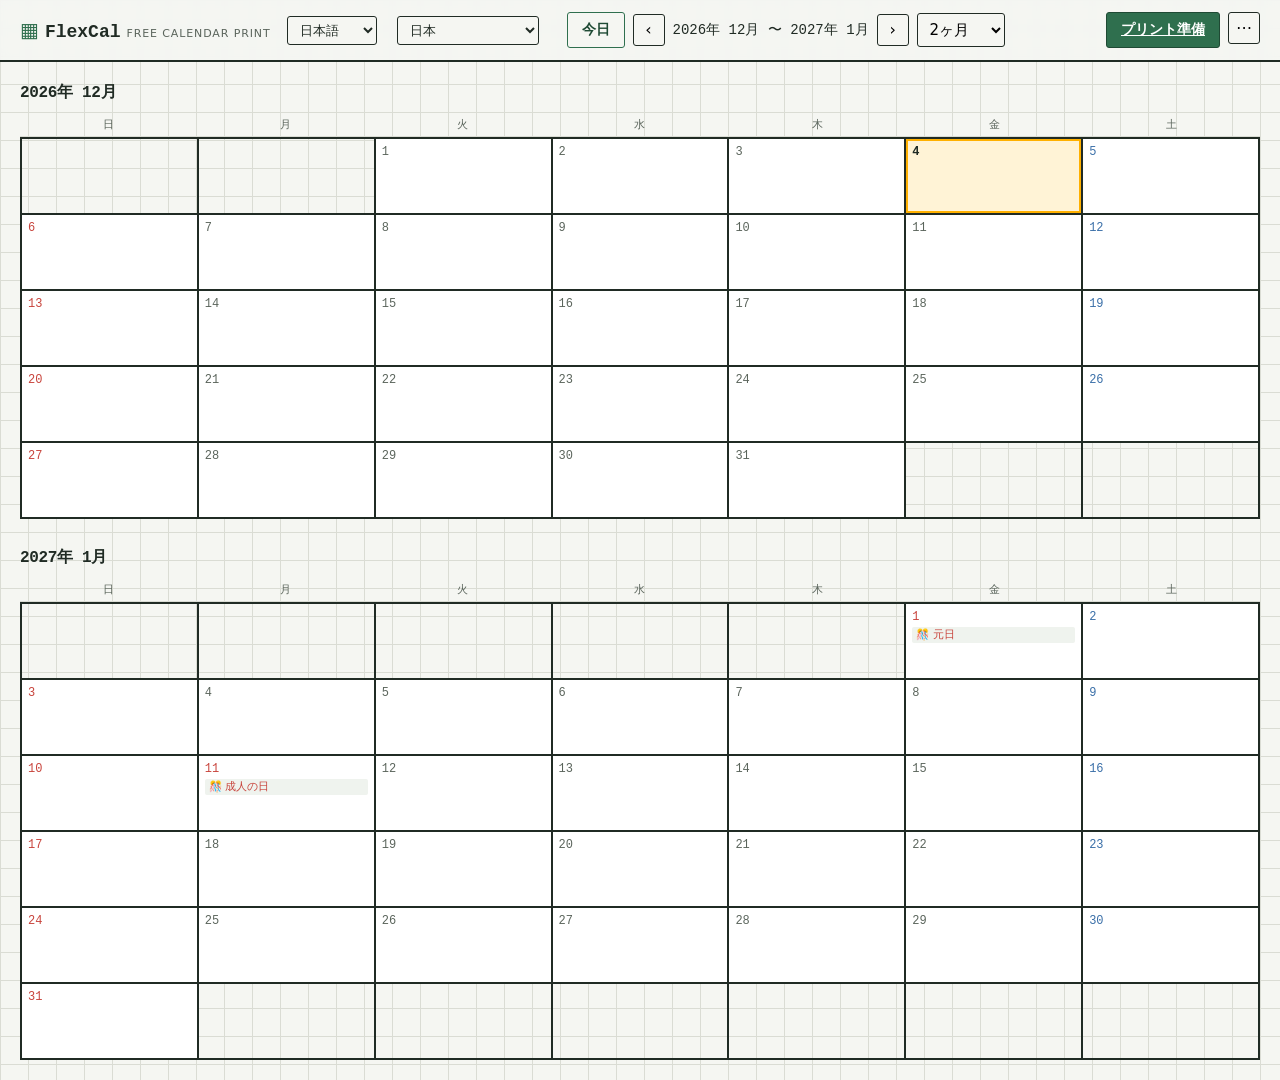
<file: index.html>
<!DOCTYPE html>
<html lang="ja">
<head>
<meta charset="UTF-8">
<meta name="viewport" content="width=device-width, initial-scale=1, viewport-fit=cover">
<meta http-equiv="Content-Security-Policy" content="default-src 'self'; script-src 'self' 'sha256-CPEf5dRrTQqNDTr0BW5R9z+J8omKBsXtRR9ysH+Lle4='; style-src 'self' 'unsafe-inline' https://fonts.googleapis.com; font-src 'self' https://fonts.gstatic.com; img-src 'self' data: blob:; connect-src 'self'; manifest-src 'self' blob:; base-uri 'self'; form-action 'self';">
<title data-i18n="app.title">FlexCal — Free A4 Calendar Print Maker | 無料の自由レイアウト印刷カレンダー</title>
<meta name="description" content="FlexCal(フレックスカレンダー)は、日程をマスに書き込んで自由レイアウトのカレンダーをA4/Letterで印刷できる無料アプリです。データは端末内にのみ保存されます。8言語対応、12ヶ国の祝日計算にも対応。">
<meta name="robots" content="index, follow">
<meta name="author" content="FlexCal contributors">
<link rel="canonical" href="https://egoaid.github.io/FlexCal/">

<!-- PWA manifest & icons -->
<link rel="manifest" href="manifest.json">
<meta name="theme-color" content="#1F2A24">
<link rel="icon" href="icon.svg" type="image/svg+xml">
<link rel="icon" type="image/png" sizes="32x32" href="icons/favicon-32.png">
<link rel="icon" type="image/png" sizes="16x16" href="icons/favicon-16.png">
<link rel="apple-touch-icon" href="icons/apple-touch-icon.png">
<meta name="apple-mobile-web-app-capable" content="yes">
<meta name="apple-mobile-web-app-status-bar-style" content="black-translucent">
<meta name="apple-mobile-web-app-title" content="FlexCal">
<meta name="mobile-web-app-capable" content="yes">

<!-- Open Graph / social sharing -->
<meta property="og:type" content="website">
<meta property="og:site_name" content="FlexCal">
<meta property="og:title" content="FlexCal — Free A4 Calendar Print Maker">
<meta property="og:description" content="A free, fully offline calendar print maker. Design a flexible-layout calendar and print it on A4/Letter — no sign-up, no server, no tracking. 8 languages, 12 countries' holidays.">
<meta property="og:url" content="https://egoaid.github.io/FlexCal/">
<meta property="og:image" content="https://egoaid.github.io/FlexCal/icons/og-image.png">
<meta property="og:image:width" content="1200">
<meta property="og:image:height" content="630">
<meta property="og:image:alt" content="FlexCal — Free A4 Calendar Print Maker">
<meta property="og:locale" content="ja_JP">
<meta property="og:locale:alternate" content="en_US">

<!-- Twitter Card -->
<meta name="twitter:card" content="summary_large_image">
<meta name="twitter:title" content="FlexCal — Free A4 Calendar Print Maker">
<meta name="twitter:description" content="A free, fully offline calendar print maker with flexible layouts, 8 UI languages, and holiday calculation for 12 countries. No sign-up, no server, no tracking.">
<meta name="twitter:image" content="https://egoaid.github.io/FlexCal/icons/og-image.png">

<link rel="stylesheet" href="css/style.css">

<!-- Structured data for search engines & AI answer engines -->
<script type="application/ld+json">
{
  "@context": "https://schema.org",
  "@type": "SoftwareApplication",
  "name": "FlexCal",
  "alternateName": "FlexCal — Free A4 Calendar Print Maker",
  "url": "https://egoaid.github.io/FlexCal/",
  "description": "A free, fully offline calendar print maker. Design a flexible-layout calendar and print it on A4 or US Letter paper. All data stays on-device; no account or server required. Available in 8 languages with holiday calculation for 12 countries.",
  "applicationCategory": "Productivity",
  "operatingSystem": "Any (runs in a web browser)",
  "browserRequirements": "Requires a modern web browser with JavaScript enabled",
  "offers": {
    "@type": "Offer",
    "price": "0",
    "priceCurrency": "USD"
  },
  "inLanguage": ["ja", "en", "ko", "de", "fr", "it", "es", "zh"],
  "isAccessibleForFree": true,
  "license": "https://egoaid.github.io/FlexCal/LICENSE",
  "featureList": [
    "Flexible, freely customizable calendar layout printing on A4/US Letter",
    "Planner (N-up) print mode: split one sheet into a grid of mini calendars",
    "8 UI languages and holiday calculation for 12 countries",
    "ICS/CSV import and export, full JSON backup/restore",
    "Fully offline after first load; all data stored only on-device (IndexedDB)"
  ]
}
</script>
</head>
<body>

<!-- ============ 移動モード用バナー(スマホでのドラッグ代替UI) ============ -->
<div id="moveBanner" class="move-banner no-print" hidden>
  <span id="moveBannerText"></span>
  <label class="move-copy-toggle"><input type="checkbox" id="moveAsCopy"> <span data-i18n="moveBanner.copyToggle">コピーとして配置</span></label>
  <button id="moveCancel" class="btn" data-i18n="moveBanner.cancel">キャンセル</button>
</div>

<!-- ============ ヘッダー ============ -->
<header class="app-header no-print">
  <div class="brand">
    <span class="brand-mark" aria-hidden="true">▦</span>
    <span class="brand-name">FlexCal</span>
    <span class="brand-sub" data-i18n="app.brandSub">free calendar print</span>
  </div>

  <select id="uiLangSelect" class="locale-select" data-i18n-aria-label="menu.uiLang.heading" aria-label="表示言語"></select>
  <select id="holidayCountrySelect" class="locale-select" data-i18n-aria-label="menu.holidayCountry.heading" aria-label="祝日の国"></select>

  <nav class="month-nav">
    <button id="todayBtn" class="btn btn-today" data-i18n="nav.today">今日</button>
    <button id="prevMonth" class="icon-btn" data-i18n-aria-label="nav.prevMonth" aria-label="前の月">‹</button>
    <div id="monthRangeLabel" class="month-range-label"></div>
    <button id="nextMonth" class="icon-btn" data-i18n-aria-label="nav.nextMonth" aria-label="次の月">›</button>
    <select id="spanMonths" data-i18n-aria-label="nav.spanMonths.aria" aria-label="表示する月数"></select>
  </nav>

  <div class="header-actions">
    <a id="openPrintPanel" href="print.html" class="btn btn-primary" data-i18n="header.printPanel">プリント準備</a>
    <button id="openMenu" class="icon-btn" data-i18n-aria-label="header.menu.aria" aria-label="メニュー">⋯</button>
  </div>
</header>

<!-- ============ サイドメニュー(インポート/エクスポート/バックアップ/設定) ============ -->
<aside id="sideMenu" class="side-menu no-print" hidden>
  <div class="side-menu-inner">
    <h2 data-i18n="menu.heading">メニュー</h2>

    <section class="menu-group">
      <h3 data-i18n="menu.privacy.heading">データ保存について</h3>
      <p class="privacy-note">
        <strong data-i18n="menu.privacy.strong">入力した予定は、この端末の中だけに保存されます。</strong><br>
        <span data-i18n="menu.privacy.body">サーバーへの送信や外部への送信は一切行いません。アプリの読み込み以降、通信は発生しません。</span>
        <a href="#" id="showPrivacyDetail" data-i18n="menu.privacy.detail">くわしく見る</a>
      </p>
    </section>

    <section class="menu-group">
      <h3><span data-i18n="menu.import.heading">読み込み(インポート)</span><span class="badge" data-i18n="menu.import.badge">上級者向け</span></h3>
      <p class="menu-hint" data-i18n="menu.import.hint">GoogleカレンダーなどからエクスポートしたICS/CSVファイルを読み込みます。</p>
      <label class="file-btn">
        <span data-i18n="menu.import.fileBtn">ファイルを選択(.ics / .csv)</span>
        <input type="file" id="importFile" accept=".ics,.csv" hidden>
      </label>
      <div id="importSummary" class="import-summary"></div>
    </section>

    <section class="menu-group">
      <h3 data-i18n="menu.export.heading">書き出し(エクスポート)</h3>
      <div class="btn-row">
        <button id="exportIcs" class="btn" data-i18n="menu.export.ics">.icsで書き出す</button>
        <button id="exportCsv" class="btn" data-i18n="menu.export.csv">.csvで書き出す</button>
      </div>
    </section>

    <section class="menu-group">
      <h3 data-i18n="menu.backup.heading">バックアップ</h3>
      <p class="menu-hint" data-i18n="menu.backup.hint">全データをファイルに保存/復元できます(端末変更・機種変更のときに)。</p>
      <div class="btn-row">
        <button id="backupExport" class="btn" data-i18n="menu.backup.export">バックアップを保存</button>
        <label class="file-btn">
          <span data-i18n="menu.backup.import">復元する</span>
          <input type="file" id="backupImport" accept=".json" hidden>
        </label>
      </div>
    </section>

    <section class="menu-group">
      <h3 data-i18n="menu.manual.heading">使い方ガイド</h3>
      <p class="menu-hint" data-i18n="menu.manual.hint">アプリの使い方をまとめて確認できます。</p>
      <a href="manual.html" class="btn btn-block" data-i18n="menu.manual.link">使い方ガイドを開く</a>
    </section>

    <section class="menu-group">
      <h3 data-i18n="menu.about.heading">このアプリについて</h3>
      <p class="menu-hint" data-i18n="menu.about.body">
        本体(アプリの画面)はGitHub Pagesから読み込まれますが、GitHub Pages自体に閲覧解析(アクセス解析)機能は付いていません。
        このアプリでも解析タグ・広告タグの類は一切組み込んでいません。
      </p>
      <p class="menu-hint app-copyright">© 2026 egoaid</p>
    </section>

    <button id="closeMenu" class="btn btn-block" data-i18n="menu.close">閉じる</button>
  </div>
</aside>

<!-- ============ メイン:カレンダー編集エリア ============ -->
<main id="calendarRoot" class="calendar-root"></main>

<!-- ============ 日付編集モーダル ============ -->
<div id="dayModal" class="modal-backdrop no-print" hidden>
  <div class="modal">
    <header class="modal-header">
      <h2 id="dayModalDate">—</h2>
      <button id="dayModalClose" class="icon-btn" data-i18n-aria-label="modal.close.aria" aria-label="閉じる">×</button>
    </header>

    <p id="bulkNotice" class="bulk-notice" hidden></p>

    <div id="eventListSection">
      <div id="eventList" class="event-list"></div>
    </div>

    <form id="eventForm" class="event-form">
      <div class="form-row">
        <label><span data-i18n="form.startTime">開始時刻</span><input type="time" id="evTime"></label>
        <label><span data-i18n="form.endTime">終了時刻</span><input type="time" id="evEndTime"></label>
      </div>
      <div class="form-row">
        <label class="grow"><span data-i18n="form.title">タイトル / 科目</span><input type="text" id="evTitle" data-i18n-placeholder="form.title.placeholder" placeholder="例:数学 定期考査" required></label>
      </div>
      <label><span data-i18n="form.comment">コメント(メモ)</span><textarea id="evComment" rows="2" data-i18n-placeholder="form.comment.placeholder" placeholder="例:範囲は3章まで"></textarea></label>
      <label class="importance-picker">
        <span data-i18n="form.icon">アイコン(任意)</span>
        <div class="icon-category-tabs" id="iconCategoryTabs"></div>
        <div class="chip-group icon-picker" id="iconPicker"></div>
      </label>
      <label class="importance-picker">
        <span data-i18n="form.importance">重要度</span>
        <div class="chip-group" id="importanceChips">
          <button type="button" class="chip" data-level="0" data-i18n="chip.normal">通常</button>
          <button type="button" class="chip" data-level="1" data-i18n="chip.important">重要</button>
          <button type="button" class="chip" data-level="2" data-i18n="chip.top">最重要</button>
        </div>
      </label>
      <div class="btn-row">
        <button type="submit" id="eventSubmitBtn" class="btn btn-primary" data-i18n="form.submit.add">この日に追加</button>
      </div>
    </form>
  </div>
</div>

<script src="js/shared.js"></script>
<script src="js/i18n.js"></script>
<script src="js/i18n-data.js"></script>
<script src="js/app.js"></script>
</body>
</html>
</file>
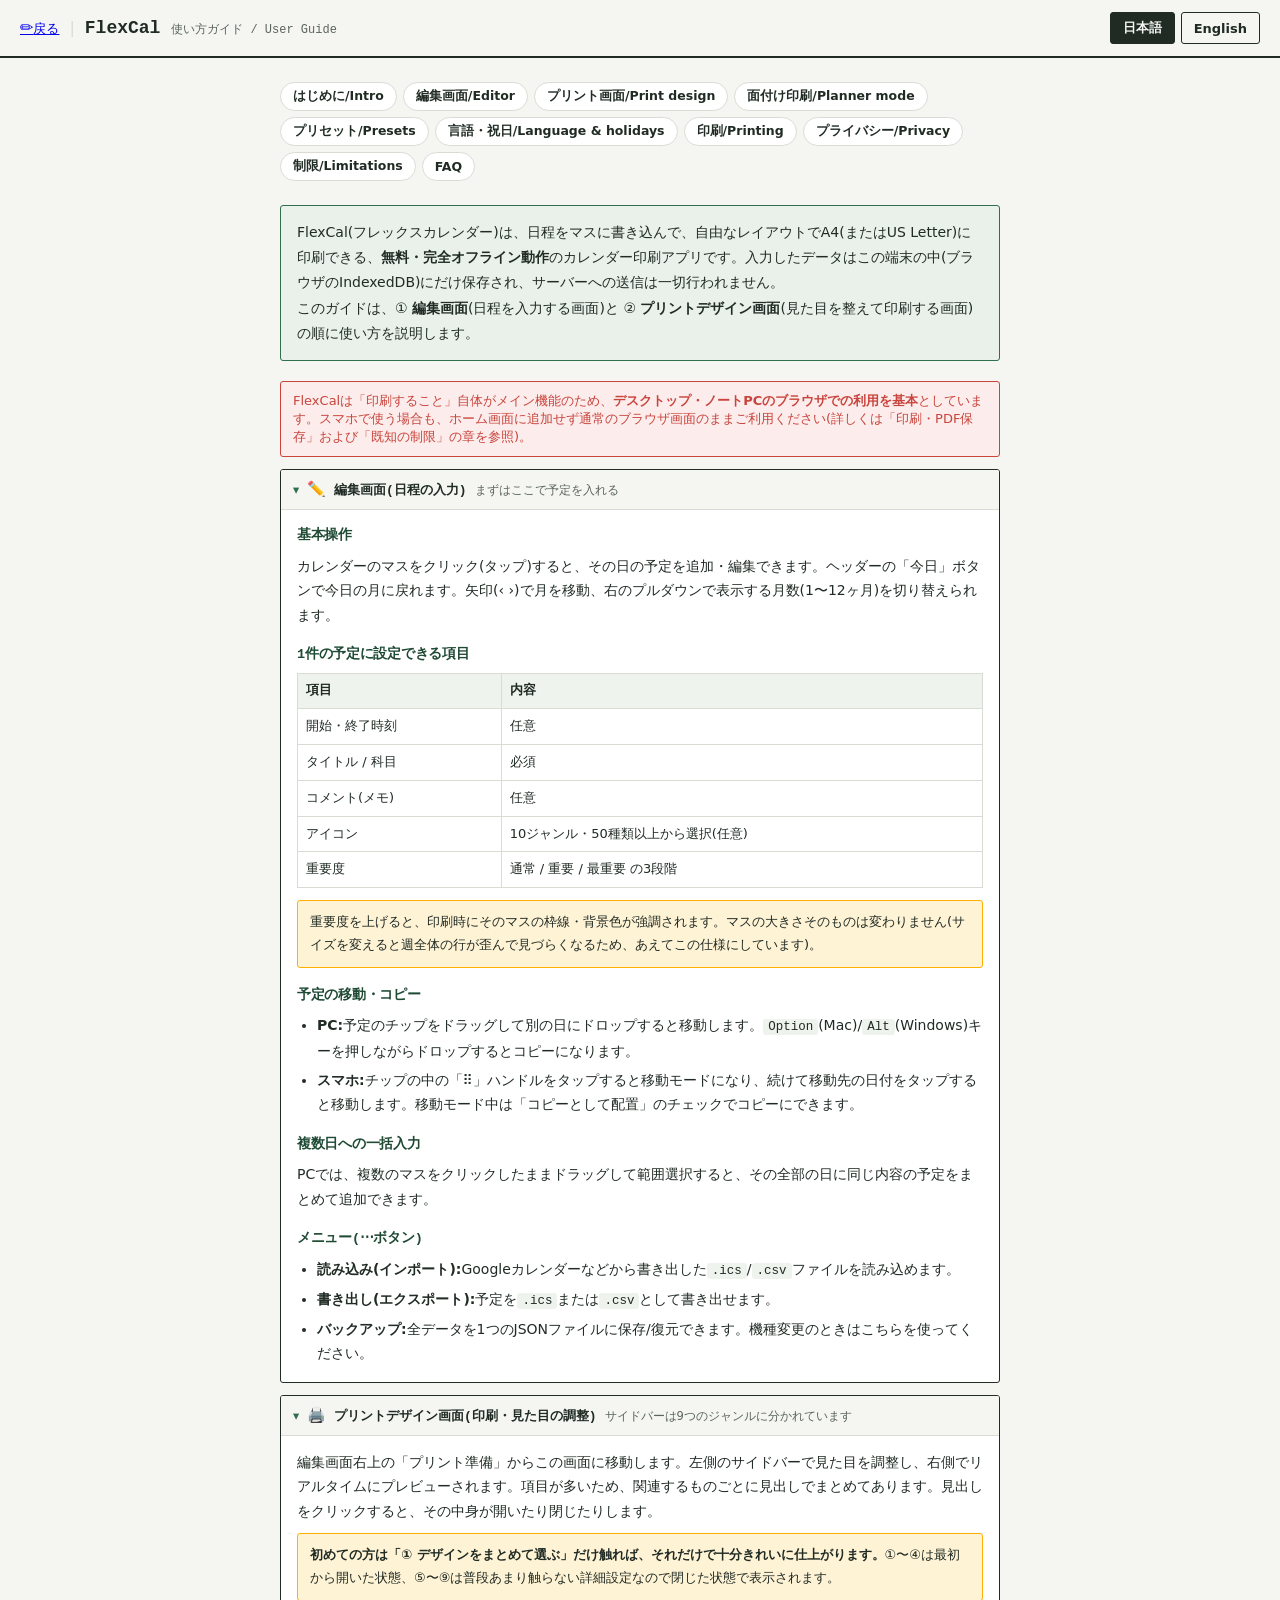
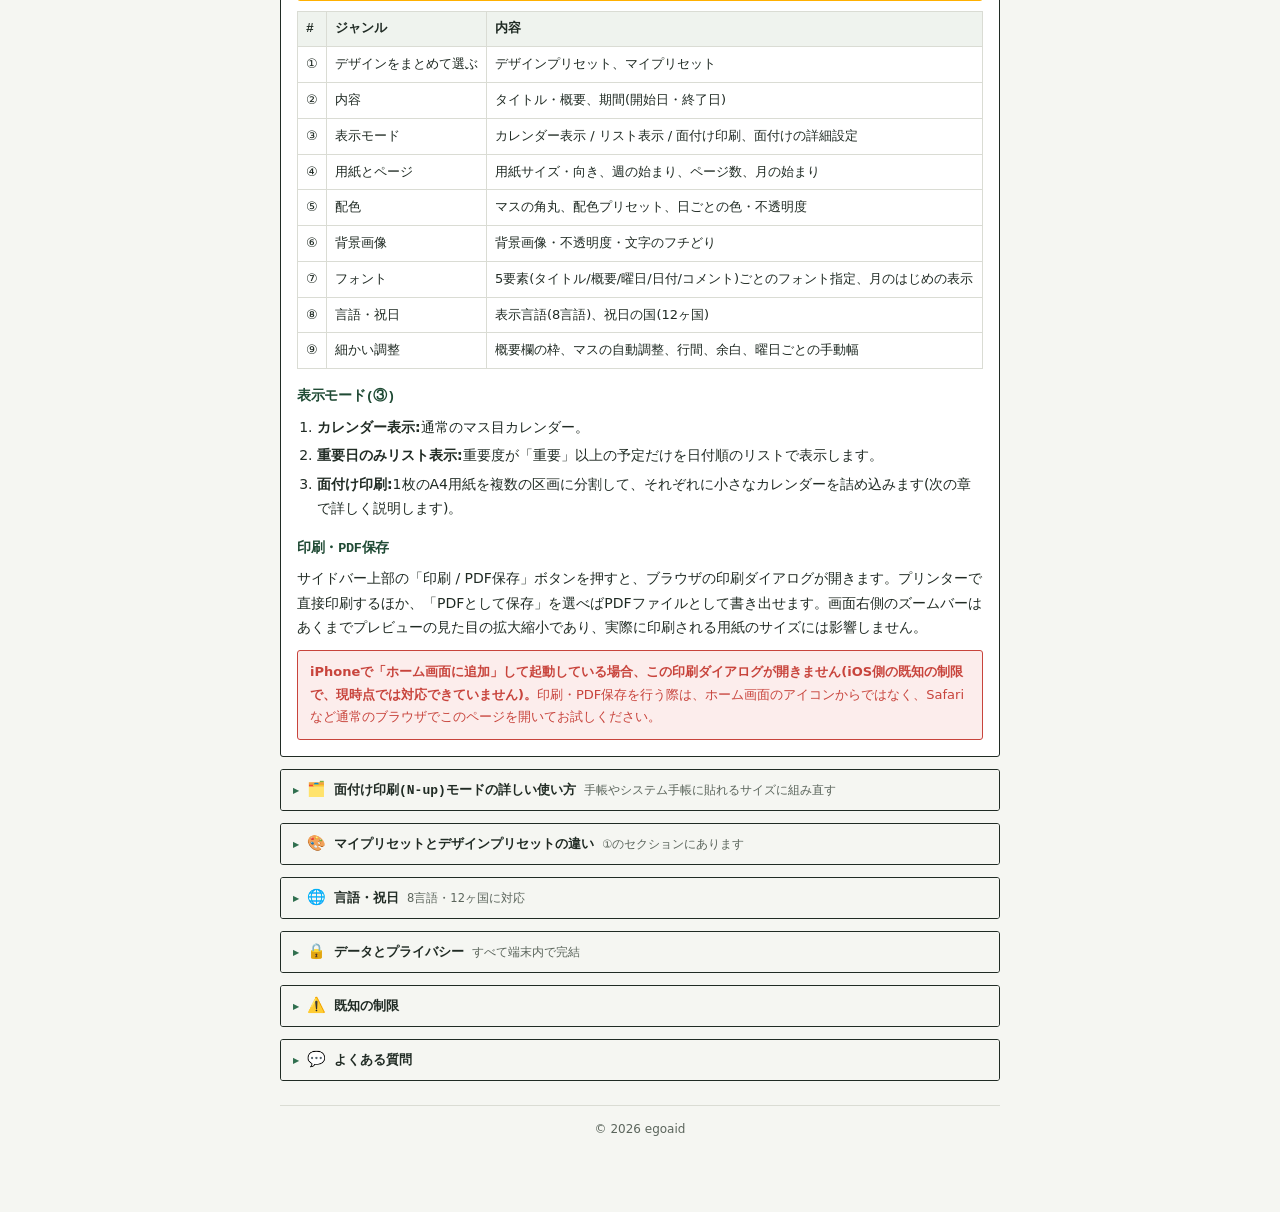
<file: manual.html>
<!DOCTYPE html>
<html lang="ja">
<head>
<meta charset="UTF-8">
<meta name="viewport" content="width=device-width, initial-scale=1">
<meta http-equiv="Content-Security-Policy" content="default-src 'self'; script-src 'self' 'sha256-4YcsuKUEsagtJ58ASCMabXR0CsROLMvgM5DphvTjjqo='; style-src 'self' 'unsafe-inline' https://fonts.googleapis.com; font-src 'self' https://fonts.gstatic.com; img-src 'self' data: blob:; connect-src 'self'; manifest-src 'self' blob:; base-uri 'self'; form-action 'self';">
<title>使い方ガイド / User Guide | FlexCal</title>
<meta name="description" content="FlexCalの使い方ガイド。編集画面・プリントデザイン画面・面付け印刷モード・言語と祝日設定などの使い方をまとめて解説します。日本語/English対応。">
<meta name="robots" content="index, follow">
<link rel="canonical" href="https://egoaid.github.io/FlexCal/manual.html">

<link rel="manifest" href="manifest.json">
<meta name="theme-color" content="#1F2A24">
<link rel="icon" href="icon.svg" type="image/svg+xml">
<link rel="icon" type="image/png" sizes="32x32" href="icons/favicon-32.png">
<link rel="icon" type="image/png" sizes="16x16" href="icons/favicon-16.png">
<link rel="apple-touch-icon" href="icons/apple-touch-icon.png">
<meta name="apple-mobile-web-app-capable" content="yes">
<meta name="apple-mobile-web-app-title" content="FlexCal">

<meta property="og:type" content="website">
<meta property="og:site_name" content="FlexCal">
<meta property="og:title" content="使い方ガイド / User Guide | FlexCal">
<meta property="og:description" content="FlexCalの全機能をまとめた使い方ガイド(日本語/English)。">
<meta property="og:url" content="https://egoaid.github.io/FlexCal/manual.html">
<meta property="og:image" content="https://egoaid.github.io/FlexCal/icons/og-image.png">
<meta name="twitter:card" content="summary_large_image">
<meta name="twitter:image" content="https://egoaid.github.io/FlexCal/icons/og-image.png">

<link rel="stylesheet" href="css/style.css">

<!-- FAQPage structured data, so search engines / AI answer engines can surface
     these Q&As directly (kept in sync with the Japanese FAQ section below). -->
<script type="application/ld+json">
{
  "@context": "https://schema.org",
  "@type": "FAQPage",
  "mainEntity": [
    {
      "@type": "Question",
      "name": "保存した内容が消えることはありますか?",
      "acceptedAnswer": {
        "@type": "Answer",
        "text": "ブラウザの「閲覧データを削除」機能でサイトデータを消去すると、IndexedDBの内容も一緒に消えます。定期的に「バックアップを保存」しておくことをおすすめします。"
      }
    },
    {
      "@type": "Question",
      "name": "印刷したら思ったレイアウトと違いました。",
      "acceptedAnswer": {
        "@type": "Answer",
        "text": "ブラウザの印刷ダイアログで「余白:なし」「拡大縮小:100%」になっているか確認してください。"
      }
    },
    {
      "@type": "Question",
      "name": "面付け印刷で区画が小さすぎて文字が見えません。",
      "acceptedAnswer": {
        "@type": "Answer",
        "text": "面付け設定にある「超コンパクト表示」を有効にすると、日付とアイコンだけの表示に切り替わります。"
      }
    },
    {
      "@type": "Question",
      "name": "表示モードを切り替えたら、行間や余白の設定が変わってしまいました。",
      "acceptedAnswer": {
        "@type": "Answer",
        "text": "これは仕様です。カレンダー/リスト表示用と面付け印刷用の行間・余白は別々に保存されます。それぞれのモードで一度調整すれば、次からはそのモード専用の値として記憶されます。"
      }
    }
  ]
}
</script>
</head>
<body class="manual-body">

<header class="app-header no-print">
  <div class="brand">
    <a href="index.html" class="back-btn" title="編集画面へ戻る / Back to editor" aria-label="編集画面へ戻る"><span class="back-arrow">✏️</span><span class="back-label">戻る</span></a>
    <span class="brand-sep" aria-hidden="true">|</span>
    <span class="brand-name">FlexCal <span class="brand-sub-inline">使い方ガイド / User Guide</span></span>
  </div>
  <div class="manual-lang-toggle" role="group" aria-label="Manual language">
    <button type="button" id="manualLangJa" class="active">日本語</button>
    <button type="button" id="manualLangEn">English</button>
  </div>
</header>

<main class="manual-page">

  <!-- ================= 目次 / Table of contents ================= -->
  <nav class="manual-toc" aria-label="目次" id="manualToc">
    <button type="button" data-goto="intro">はじめに/Intro</button>
    <button type="button" data-goto="editor">編集画面/Editor</button>
    <button type="button" data-goto="print">プリント画面/Print design</button>
    <button type="button" data-goto="planner">面付け印刷/Planner mode</button>
    <button type="button" data-goto="presets">プリセット/Presets</button>
    <button type="button" data-goto="locale">言語・祝日/Language &amp; holidays</button>
    <button type="button" data-goto="printing">印刷/Printing</button>
    <button type="button" data-goto="privacy">プライバシー/Privacy</button>
    <button type="button" data-goto="limits">制限/Limitations</button>
    <button type="button" data-goto="faq">FAQ</button>
  </nav>

  <!-- ================= JAPANESE ================= -->
  <div data-manual-lang="ja">

    <p data-anchor="intro" class="manual-intro">
      FlexCal(フレックスカレンダー)は、日程をマスに書き込んで、自由なレイアウトでA4(またはUS Letter)に印刷できる、<strong>無料・完全オフライン動作</strong>のカレンダー印刷アプリです。入力したデータはこの端末の中(ブラウザのIndexedDB)にだけ保存され、サーバーへの送信は一切行われません。<br>
      このガイドは、① <strong>編集画面</strong>(日程を入力する画面)と ② <strong>プリントデザイン画面</strong>(見た目を整えて印刷する画面)の順に使い方を説明します。
    </p>
    <p class="manual-caution">FlexCalは「印刷すること」自体がメイン機能のため、<strong>デスクトップ・ノートPCのブラウザでの利用を基本</strong>としています。スマホで使う場合も、ホーム画面に追加せず通常のブラウザ画面のままご利用ください(詳しくは「印刷・PDF保存」および「既知の制限」の章を参照)。</p>

    <details class="option-group" data-anchor="editor" open>
      <summary><span class="og-icon" aria-hidden="true">✏️</span><span class="og-title">編集画面(日程の入力)</span><span class="og-desc">まずはここで予定を入れる</span></summary>
      <div class="option-group-body">
        <h3>基本操作</h3>
        <p>カレンダーのマスをクリック(タップ)すると、その日の予定を追加・編集できます。ヘッダーの「今日」ボタンで今日の月に戻れます。矢印(‹ ›)で月を移動、右のプルダウンで表示する月数(1〜12ヶ月)を切り替えられます。</p>

        <h3>1件の予定に設定できる項目</h3>
        <table>
          <tr><th>項目</th><th>内容</th></tr>
          <tr><td>開始・終了時刻</td><td>任意</td></tr>
          <tr><td>タイトル / 科目</td><td>必須</td></tr>
          <tr><td>コメント(メモ)</td><td>任意</td></tr>
          <tr><td>アイコン</td><td>10ジャンル・50種類以上から選択(任意)</td></tr>
          <tr><td>重要度</td><td>通常 / 重要 / 最重要 の3段階</td></tr>
        </table>
        <p class="manual-tip">重要度を上げると、印刷時にそのマスの枠線・背景色が強調されます。マスの大きさそのものは変わりません(サイズを変えると週全体の行が歪んで見づらくなるため、あえてこの仕様にしています)。</p>

        <h3>予定の移動・コピー</h3>
        <ul>
          <li><strong>PC:</strong>予定のチップをドラッグして別の日にドロップすると移動します。<code>Option</code>(Mac)/<code>Alt</code>(Windows)キーを押しながらドロップするとコピーになります。</li>
          <li><strong>スマホ:</strong>チップの中の「⠿」ハンドルをタップすると移動モードになり、続けて移動先の日付をタップすると移動します。移動モード中は「コピーとして配置」のチェックでコピーにできます。</li>
        </ul>

        <h3>複数日への一括入力</h3>
        <p>PCでは、複数のマスをクリックしたままドラッグして範囲選択すると、その全部の日に同じ内容の予定をまとめて追加できます。</p>

        <h3>メニュー(⋯ボタン)</h3>
        <ul>
          <li><strong>読み込み(インポート):</strong>Googleカレンダーなどから書き出した<code>.ics</code>/<code>.csv</code>ファイルを読み込めます。</li>
          <li><strong>書き出し(エクスポート):</strong>予定を<code>.ics</code>または<code>.csv</code>として書き出せます。</li>
          <li><strong>バックアップ:</strong>全データを1つのJSONファイルに保存/復元できます。機種変更のときはこちらを使ってください。</li>
        </ul>
      </div>
    </details>

    <details class="option-group" data-anchor="print" open>
      <summary><span class="og-icon" aria-hidden="true">🖨️</span><span class="og-title">プリントデザイン画面(印刷・見た目の調整)</span><span class="og-desc">サイドバーは9つのジャンルに分かれています</span></summary>
      <div class="option-group-body">
        <p>編集画面右上の「プリント準備」からこの画面に移動します。左側のサイドバーで見た目を調整し、右側でリアルタイムにプレビューされます。項目が多いため、関連するものごとに見出しでまとめてあります。見出しをクリックすると、その中身が開いたり閉じたりします。</p>
        <p class="manual-tip"><strong>初めての方は「① デザインをまとめて選ぶ」だけ触れば、それだけで十分きれいに仕上がります。</strong>①〜④は最初から開いた状態、⑤〜⑨は普段あまり触らない詳細設定なので閉じた状態で表示されます。</p>
        <table>
          <tr><th>#</th><th>ジャンル</th><th>内容</th></tr>
          <tr><td>①</td><td>デザインをまとめて選ぶ</td><td>デザインプリセット、マイプリセット</td></tr>
          <tr><td>②</td><td>内容</td><td>タイトル・概要、期間(開始日・終了日)</td></tr>
          <tr><td>③</td><td>表示モード</td><td>カレンダー表示 / リスト表示 / 面付け印刷、面付けの詳細設定</td></tr>
          <tr><td>④</td><td>用紙とページ</td><td>用紙サイズ・向き、週の始まり、ページ数、月の始まり</td></tr>
          <tr><td>⑤</td><td>配色</td><td>マスの角丸、配色プリセット、日ごとの色・不透明度</td></tr>
          <tr><td>⑥</td><td>背景画像</td><td>背景画像・不透明度・文字のフチどり</td></tr>
          <tr><td>⑦</td><td>フォント</td><td>5要素(タイトル/概要/曜日/日付/コメント)ごとのフォント指定、月のはじめの表示</td></tr>
          <tr><td>⑧</td><td>言語・祝日</td><td>表示言語(8言語)、祝日の国(12ヶ国)</td></tr>
          <tr><td>⑨</td><td>細かい調整</td><td>概要欄の枠、マスの自動調整、行間、余白、曜日ごとの手動幅</td></tr>
        </table>
        <h3>表示モード(③)</h3>
        <ol>
          <li><strong>カレンダー表示:</strong>通常のマス目カレンダー。</li>
          <li><strong>重要日のみリスト表示:</strong>重要度が「重要」以上の予定だけを日付順のリストで表示します。</li>
          <li><strong>面付け印刷:</strong>1枚のA4用紙を複数の区画に分割して、それぞれに小さなカレンダーを詰め込みます(次の章で詳しく説明します)。</li>
        </ol>
        <h3>印刷・PDF保存</h3>
        <p data-anchor="printing">サイドバー上部の「印刷 / PDF保存」ボタンを押すと、ブラウザの印刷ダイアログが開きます。プリンターで直接印刷するほか、「PDFとして保存」を選べばPDFファイルとして書き出せます。画面右側のズームバーはあくまでプレビューの見た目の拡大縮小であり、実際に印刷される用紙のサイズには影響しません。</p>
        <p class="manual-caution"><strong>iPhoneで「ホーム画面に追加」して起動している場合、この印刷ダイアログが開きません(iOS側の既知の制限で、現時点では対応できていません)。</strong>印刷・PDF保存を行う際は、ホーム画面のアイコンからではなく、Safariなど通常のブラウザでこのページを開いてお試しください。</p>
      </div>
    </details>

    <details class="option-group" data-anchor="planner">
      <summary><span class="og-icon" aria-hidden="true">🗂️</span><span class="og-title">面付け印刷(N-up)モードの詳しい使い方</span><span class="og-desc">手帳やシステム手帳に貼れるサイズに組み直す</span></summary>
      <div class="option-group-body">
        <ol>
          <li><strong>行数・列数を指定:</strong>縦に何分割、横に何分割するかを1〜6の範囲で指定します。例:2行×2列ならA4が4分割されます。</li>
          <li><strong>境界線をドラッグして自由に調整:</strong>プレビュー上の点線をマウスでドラッグすると、区画の大きさを自由に変えられます。ドラッグ中は実寸(mm)がその場に表示されます(印刷はされません)。「マス目を均等に戻す」でいつでもリセットできます。</li>
          <li><strong>追加の縮小率:</strong>各区画にぴったり収めた状態から、さらに少し余白を持たせて縮小したいときに使います。</li>
          <li><strong>内容の割り当て方</strong>を3種類から選べます:
            <ul>
              <li>全マスに同じ内容(選択期間全体を複製)</li>
              <li>自動で連続分割(期間を区画の数だけ月単位で順番に割り振る)</li>
              <li>マスごとに個別に指定する(区画ごとに開始月・ヶ月数を指定)</li>
            </ul>
          </li>
          <li><strong>超コンパクト表示:</strong>区画が小さすぎる場合、日付の数字とアイコンだけを表示するモードに切り替えられます。</li>
        </ol>
        <p class="manual-caution">面付け印刷の境界線ドラッグは、現時点ではPC(マウス)向けの操作のみに対応しています。</p>
      </div>
    </details>

    <details class="option-group" data-anchor="presets">
      <summary><span class="og-icon" aria-hidden="true">🎨</span><span class="og-title">マイプリセットとデザインプリセットの違い</span><span class="og-desc">①のセクションにあります</span></summary>
      <div class="option-group-body">
        <p><strong>デザインプリセット:</strong>あらかじめ用意された「配色+フォントの組み合わせ」を選ぶものです。配色・不透明度・角丸・月ラベル・フォント(5箇所)をワンクリックでまとめて変更します。10種類あり、あとから個別に微調整することもできます。</p>
        <p><strong>マイプリセット:</strong>今の全設定(配色・フォント・面付け・祝日・行間や余白など、ほぼ全部)を自分で名前をつけて保存するものです。保存したものは一覧から「適用」でいつでも呼び出せます。「JSONで書き出す」でファイルとして保存し、他の端末で「JSONを読み込む」から読み込むこともできます(※背景画像は含まれません)。</p>
      </div>
    </details>

    <details class="option-group" data-anchor="locale">
      <summary><span class="og-icon" aria-hidden="true">🌐</span><span class="og-title">言語・祝日</span><span class="og-desc">8言語・12ヶ国に対応</span></summary>
      <div class="option-group-body">
        <p><strong>表示言語:</strong>日本語・English・한국어・Deutsch・Français・Italiano・Español・简体中文の8言語から選べます。切り替えると、サイドバーの文言・曜日/月の見出し・フォントの候補などがまとめて切り替わります。フォントプリセット・デザインプリセットも表示言語ごとに専用のカタログが用意されています。</p>
        <p><strong>祝日の国:</strong>日本・アメリカ・イギリス・ドイツ・フランス・イタリア・スペイン・カナダ・オーストラリア・韓国・中国・台湾の12ヶ国、または非表示を選べます。すべて計算式のみで求めており、外部通信は発生しません。韓国・中国・台湾は旧正月・中秋節などの太陰太陽暦(旧暦)ベースの祝日にも対応しています。</p>
        <p class="manual-tip"><strong>表示言語と祝日の国は独立して選べます。</strong>例えば「英語のUIでドイツの祝日を表示する」といった組み合わせも可能です。</p>
        <p class="manual-caution">国会・議会による一回限りの特例(オリンピック特例の祝日移動など)や、州・地域ごとに異なる祝日には対応していません。</p>
      </div>
    </details>

    <details class="option-group" data-anchor="privacy">
      <summary><span class="og-icon" aria-hidden="true">🔒</span><span class="og-title">データとプライバシー</span><span class="og-desc">すべて端末内で完結</span></summary>
      <div class="option-group-body">
        <ul>
          <li>予定・タイトル・概要・すべての印刷設定・背景画像は、ブラウザの<strong>IndexedDB</strong>(この端末の中だけ)に保存されます。</li>
          <li>サーバーは存在せず、入力データを外部へ送信するコードは含まれていません。</li>
          <li>フォントの取得のみ、Google Fonts CDNへの通信が(初回、またはキャッシュが切れたときに)発生します。祝日の計算は完全にアプリ内で行われ、通信は発生しません。</li>
          <li>端末を変える場合は、編集画面メニューの「バックアップを保存」でJSONファイルを書き出し、新しい端末で「復元する」から読み込んでください。</li>
        </ul>
      </div>
    </details>

    <details class="option-group" data-anchor="limits">
      <summary><span class="og-icon" aria-hidden="true">⚠️</span><span class="og-title">既知の制限</span></summary>
      <div class="option-group-body">
        <ul>
          <li>対応している祝日は12ヶ国(日・米・英・独・仏・伊・西・加・豪・韓・中・台)のみです。それ以外の国・地域や、州・地方ごとに異なる祝日には対応していません。</li>
          <li>国会・議会による一回限りの祝日移動の特例には対応していません。</li>
          <li>ICSインポートは繰り返し予定(RRULE)には対応していません。</li>
          <li>スマホでの複数日一括選択(範囲ドラッグ)は、現時点ではPC向けのマウス操作のみに対応しています。</li>
          <li>面付け印刷モードの境界線ドラッグ操作も、現時点ではPC(マウス)向けのみです。</li>
          <li>マイプリセットのJSON書き出し/読み込みには、背景画像は含まれません。</li>
          <li><strong>PWA(ホーム画面への追加)には完全対応できていません。</strong> 特にiPhoneでホーム画面に追加した状態(standalone表示)では、iOS側の既知の制限により印刷/PDF保存ができません。これはFlexCal固有の不具合ではなく、iOSのホーム画面アプリにおける長年未修正のOS側の制限です。FlexCalはデスクトップのブラウザでの利用を基本としており、スマホで使う場合もホーム画面に追加せず通常のブラウザでのご利用を推奨します。</li>
        </ul>
      </div>
    </details>

    <details class="option-group" data-anchor="faq">
      <summary><span class="og-icon" aria-hidden="true">💬</span><span class="og-title">よくある質問</span></summary>
      <div class="option-group-body">
        <p><strong>Q. iPhoneのホーム画面に追加して使ってもいいですか?</strong><br>A. 予定の入力・編集は問題なく使えますが、印刷/PDF保存はできません(iOS側の既知の制限です)。FlexCalは印刷が主機能のアプリのため、ホーム画面には追加せず、SafariなどのブラウザでそのままURLを開いてご利用ください。デスクトップ・ノートPCでの利用を基本としています。</p>
        <p><strong>Q. 保存した内容が消えることはありますか?</strong><br>A. ブラウザの「閲覧データを削除」機能でサイトデータを消去すると、IndexedDBの内容も一緒に消えます。定期的に「バックアップを保存」しておくことをおすすめします。</p>
        <p><strong>Q. 印刷したら思ったレイアウトと違いました。</strong><br>A. ブラウザの印刷ダイアログで「余白:なし」「拡大縮小:100%」になっているか確認してください。</p>
        <p><strong>Q. 面付け印刷で区画が小さすぎて文字が見えません。</strong><br>A. 面付け設定にある「超コンパクト表示」を有効にすると、日付とアイコンだけの表示に切り替わります。</p>
        <p><strong>Q. 表示モードを切り替えたら、行間や余白の設定が変わってしまいました。</strong><br>A. これは仕様です。カレンダー/リスト表示用と面付け印刷用の行間・余白は別々に保存されます。それぞれのモードで一度調整すれば、次からはそのモード専用の値として記憶されます。</p>
      </div>
    </details>
  </div>

  <!-- ================= ENGLISH ================= -->
  <div data-manual-lang="en" class="manual-hidden">

    <p data-anchor="intro" class="manual-intro">
      FlexCal is a <strong>free, fully offline</strong> calendar print maker. Fill in a calendar with your plans, then print it — or save it as a PDF — on A4 or US Letter paper, in a layout you design yourself. Everything you type is stored only on this device (in the browser's IndexedDB); nothing is ever sent to a server.<br>
      This guide covers, in order: ① the <strong>Editor screen</strong> (where you enter your plans), and ② the <strong>Print Design screen</strong> (where you style the calendar and print it).
    </p>
    <p class="manual-caution">Since printing is FlexCal's main purpose, it's designed primarily for <strong>desktop/laptop browsers</strong>. If you use it on a phone, please keep it open in your regular browser rather than adding it to the home screen (see "Printing / Saving as PDF" and "Known limitations" below).</p>

    <details class="option-group" data-anchor="editor" open>
      <summary><span class="og-icon" aria-hidden="true">✏️</span><span class="og-title">Editor screen (entering your plans)</span><span class="og-desc">Start here to add plans</span></summary>
      <div class="option-group-body">
        <h3>Basics</h3>
        <p>Click (or tap) any day cell to add or edit plans for that day. "Today" jumps back to the current month. The ‹ › arrows move a month at a time, and the dropdown on the right sets how many months are shown at once (1–12).</p>

        <h3>What you can set for each plan</h3>
        <table>
          <tr><th>Field</th><th>Notes</th></tr>
          <tr><td>Start / end time</td><td>Optional</td></tr>
          <tr><td>Title / subject</td><td>Required</td></tr>
          <tr><td>Comment (note)</td><td>Optional</td></tr>
          <tr><td>Icon</td><td>10 categories, 50+ icons (optional)</td></tr>
          <tr><td>Importance</td><td>Normal / Important / Top priority</td></tr>
        </table>
        <p class="manual-tip">Raising the importance level makes the printed cell's border and background stand out more. The cell's size never changes — resizing individual cells used to distort the whole week's row, so this is intentional.</p>

        <h3>Moving and copying plans</h3>
        <ul>
          <li><strong>Desktop:</strong> drag a plan chip onto another day to move it. Hold <code>Option</code> (Mac) / <code>Alt</code> (Windows) while dropping to copy it instead.</li>
          <li><strong>Mobile:</strong> tap the "⠿" handle inside a chip to enter move mode, then tap the destination day. Check "Place as a copy" while in move mode to copy instead of move.</li>
        </ul>

        <h3>Adding the same plan to several days at once</h3>
        <p>On desktop, click-and-drag across multiple day cells to select a range, then fill in one plan — it will be added to every selected day.</p>

        <h3>The menu (⋯ button)</h3>
        <ul>
          <li><strong>Import:</strong> load <code>.ics</code> or <code>.csv</code> files exported from Google Calendar and similar apps.</li>
          <li><strong>Export:</strong> save your plans as <code>.ics</code> or <code>.csv</code>.</li>
          <li><strong>Backup:</strong> save or restore all app data as a single JSON file — use this when switching devices.</li>
        </ul>
      </div>
    </details>

    <details class="option-group" data-anchor="print" open>
      <summary><span class="og-icon" aria-hidden="true">🖨️</span><span class="og-title">Print Design screen (styling and printing)</span><span class="og-desc">The sidebar has 9 sections</span></summary>
      <div class="option-group-body">
        <p>Open this screen from "Prepare to Print" in the editor's header. The sidebar on the left controls the look; the preview on the right updates live. Related settings are grouped under a clickable heading — click one to expand or collapse it.</p>
        <p class="manual-tip"><strong>If you only touch one thing, make it section ① — that alone is enough for a good-looking result.</strong> Sections ①–④ are open by default; ⑤–⑨ are advanced/detail settings and start collapsed.</p>
        <table>
          <tr><th>#</th><th>Section</th><th>Contents</th></tr>
          <tr><td>①</td><td>Pick a design</td><td>Design presets, My Presets</td></tr>
          <tr><td>②</td><td>Content</td><td>Title &amp; summary, date range</td></tr>
          <tr><td>③</td><td>Display mode</td><td>Calendar / List / Planner print, plus planner details</td></tr>
          <tr><td>④</td><td>Paper &amp; pages</td><td>Paper size &amp; orientation, week start, page count, month breaks</td></tr>
          <tr><td>⑤</td><td>Colors</td><td>Cell corner radius, color presets, per-day colors &amp; opacity</td></tr>
          <tr><td>⑥</td><td>Background image</td><td>Background image, opacity, text outline</td></tr>
          <tr><td>⑦</td><td>Fonts</td><td>Font for each of 5 elements, month-start label</td></tr>
          <tr><td>⑧</td><td>Language &amp; holidays</td><td>Display language (8 languages), holiday country (12 countries)</td></tr>
          <tr><td>⑨</td><td>Fine-tuning</td><td>Summary box border, cell auto-sizing, line height, margins, manual column widths</td></tr>
        </table>
        <h3>Display mode (③)</h3>
        <ol>
          <li><strong>Calendar view:</strong> the standard grid calendar.</li>
          <li><strong>List view (important days only):</strong> shows only plans marked Important or higher, as a date-ordered list.</li>
          <li><strong>Planner (N-up) print:</strong> splits one A4 sheet into a grid of smaller regions, each holding its own mini calendar (see the next section).</li>
        </ol>
        <h3>Printing / Saving as PDF</h3>
        <p data-anchor="printing">Click "Print / Save as PDF" at the top of the sidebar to open your browser's print dialog. Print directly, or choose "Save as PDF" to export a PDF file. The zoom controls on the right only affect the on-screen preview — they have no effect on the actual printed paper size.</p>
        <p class="manual-caution"><strong>If you launch FlexCal from an icon added to the iPhone Home Screen, this print dialog will not open (a known iOS limitation we cannot currently work around).</strong> To print or save a PDF, please open this page in a regular browser such as Safari instead of the Home Screen icon.</p>
      </div>
    </details>

    <details class="option-group" data-anchor="planner">
      <summary><span class="og-icon" aria-hidden="true">🗂️</span><span class="og-title">Using Planner (N-up) print mode in detail</span><span class="og-desc">Re-lay the calendar out for a paper planner</span></summary>
      <div class="option-group-body">
        <ol>
          <li><strong>Set rows and columns</strong> (1–6 each). For example, 2 rows × 2 columns splits the A4 sheet into 4 regions.</li>
          <li><strong>Drag the dividers to resize regions freely.</strong> Drag any dotted line in the preview to change how the grid is split. While dragging, the real-world size (mm) is shown live (this doesn't appear when printed). Click "Reset to even grid" to restore equal spacing anytime.</li>
          <li><strong>Extra shrink factor:</strong> after each region is auto-fit as tightly as possible, use this to shrink it a bit further and leave breathing room.</li>
          <li><strong>Choose how content is assigned</strong> — three modes:
            <ul>
              <li>Same content everywhere (duplicates the whole selected range)</li>
              <li>Auto split in sequence (divides the range by month, one chunk per region)</li>
              <li>Assign each region manually (pick a start month and number of months per region)</li>
            </ul>
          </li>
          <li><strong>Ultra-compact display:</strong> if a region is too small to read comfortably, switch to showing just the date number and an icon.</li>
        </ol>
        <p class="manual-caution">Dragging the planner's grid dividers currently works with a mouse (desktop) only.</p>
      </div>
    </details>

    <details class="option-group" data-anchor="presets">
      <summary><span class="og-icon" aria-hidden="true">🎨</span><span class="og-title">Design presets vs. My Presets</span><span class="og-desc">Both live in section ①</span></summary>
      <div class="option-group-body">
        <p><strong>Design presets:</strong> ready-made color+font combinations you pick from. One click changes colors, opacity, corner radius, month label, and all 5 fonts together. 10 presets are included, and you can still fine-tune anything afterward.</p>
        <p><strong>My Presets:</strong> a snapshot of a setup <em>you</em> built — colors, fonts, planner layout, holidays, spacing, and more — saved under a name you choose. Saved presets can be re-applied anytime from the list. "Export as JSON" saves them to a file you can load on another device with "Import JSON" (background images are not included).</p>
      </div>
    </details>

    <details class="option-group" data-anchor="locale">
      <summary><span class="og-icon" aria-hidden="true">🌐</span><span class="og-title">Language &amp; holidays</span><span class="og-desc">8 languages, 12 countries</span></summary>
      <div class="option-group-body">
        <p><strong>Display language:</strong> choose from 8 languages — Japanese, English, Korean, German, French, Italian, Spanish, or Simplified Chinese. Switching it updates the sidebar text, weekday/month labels, and font choices all at once. Font presets and design presets are also language-specific.</p>
        <p><strong>Holiday country:</strong> Japan, United States, United Kingdom, Germany, France, Italy, Spain, Canada, Australia, South Korea, China, Taiwan, or none. All computed with formulas — no external requests are made. South Korea, China, and Taiwan also cover lunisolar (lunar calendar) holidays such as Lunar New Year and Mid-Autumn Festival.</p>
        <p class="manual-tip"><strong>Display language and holiday country are independent settings</strong> — for example, you can use an English UI while showing German holidays.</p>
        <p class="manual-caution">One-off holiday changes made by special legislation, and holidays that vary by state/province, are not supported.</p>
      </div>
    </details>

    <details class="option-group" data-anchor="privacy">
      <summary><span class="og-icon" aria-hidden="true">🔒</span><span class="og-title">Data &amp; privacy</span><span class="og-desc">Everything stays on this device</span></summary>
      <div class="option-group-body">
        <ul>
          <li>Plans, title, summary, every print setting, and any background image are stored only in your browser's <strong>IndexedDB</strong>, on this device.</li>
          <li>There is no server, and no code sends your data anywhere.</li>
          <li>The only network request is to load fonts from the Google Fonts CDN (on first load, or after the cache expires). Holiday calculations happen entirely inside the app.</li>
          <li>To move to a new device, use "Save backup" in the editor's menu to export a JSON file, then "Restore" on the new device to load it.</li>
        </ul>
      </div>
    </details>

    <details class="option-group" data-anchor="limits">
      <summary><span class="og-icon" aria-hidden="true">⚠️</span><span class="og-title">Known limitations</span></summary>
      <div class="option-group-body">
        <ul>
          <li>Holidays are supported for 12 countries only (Japan, US, UK, Germany, France, Italy, Spain, Canada, Australia, South Korea, China, Taiwan); other regions and state/province-specific holidays are not covered.</li>
          <li>One-off holiday date changes made by special legislation are not supported.</li>
          <li>ICS import does not support recurring events (RRULE).</li>
          <li>Multi-day range selection on mobile currently requires desktop-style mouse dragging.</li>
          <li>Dragging the Planner mode's grid dividers is desktop (mouse) only for now.</li>
          <li>My Presets JSON export/import does not include background images.</li>
          <li><strong>PWA support (adding to the home screen) is not fully working.</strong> In particular, when launched from an icon added to the iPhone Home Screen (standalone display), printing/saving a PDF does not work, due to a known iOS-side limitation. This is not a FlexCal-specific bug — it's a long-standing, unresolved OS limitation affecting home-screen web apps on iOS. FlexCal is designed primarily for desktop browsers; on mobile, please use it in your regular browser rather than adding it to the home screen.</li>
        </ul>
      </div>
    </details>

    <details class="option-group" data-anchor="faq">
      <summary><span class="og-icon" aria-hidden="true">💬</span><span class="og-title">FAQ</span></summary>
      <div class="option-group-body">
        <p><strong>Q. Can I add FlexCal to my iPhone Home Screen?</strong><br>A. Entering and editing plans works fine, but printing/saving a PDF will not work (a known iOS limitation). Since printing is FlexCal's main purpose, please don't add it to the Home Screen — just open the URL in Safari or another browser instead. It's designed primarily for desktop/laptop use.</p>
        <p><strong>Q. Can my saved data disappear?</strong><br>A. If you clear your browser's site data for this page, the IndexedDB contents are cleared too. We recommend saving a backup periodically.</p>
        <p><strong>Q. My printed layout doesn't match what I designed.</strong><br>A. Check your browser's print dialog: set margins to "None" and scale to "100%".</p>
        <p><strong>Q. In Planner mode, the regions are too small to read.</strong><br>A. Turn on "Ultra-compact display" inside the Planner settings — it switches to showing just the date and an icon.</p>
        <p><strong>Q. Switching display modes changed my line spacing / margins.</strong><br>A. That's expected — those settings are saved separately for Calendar/List view versus Planner mode, since Planner cells are much smaller. Once you adjust each mode once, it remembers that mode's own values.</p>
      </div>
    </details>
  </div>

  <footer class="manual-footer">© 2026 egoaid</footer>
</main>

<script src="js/shared.js"></script>
<script src="js/manual.js"></script>

</body>
</html>
</file>
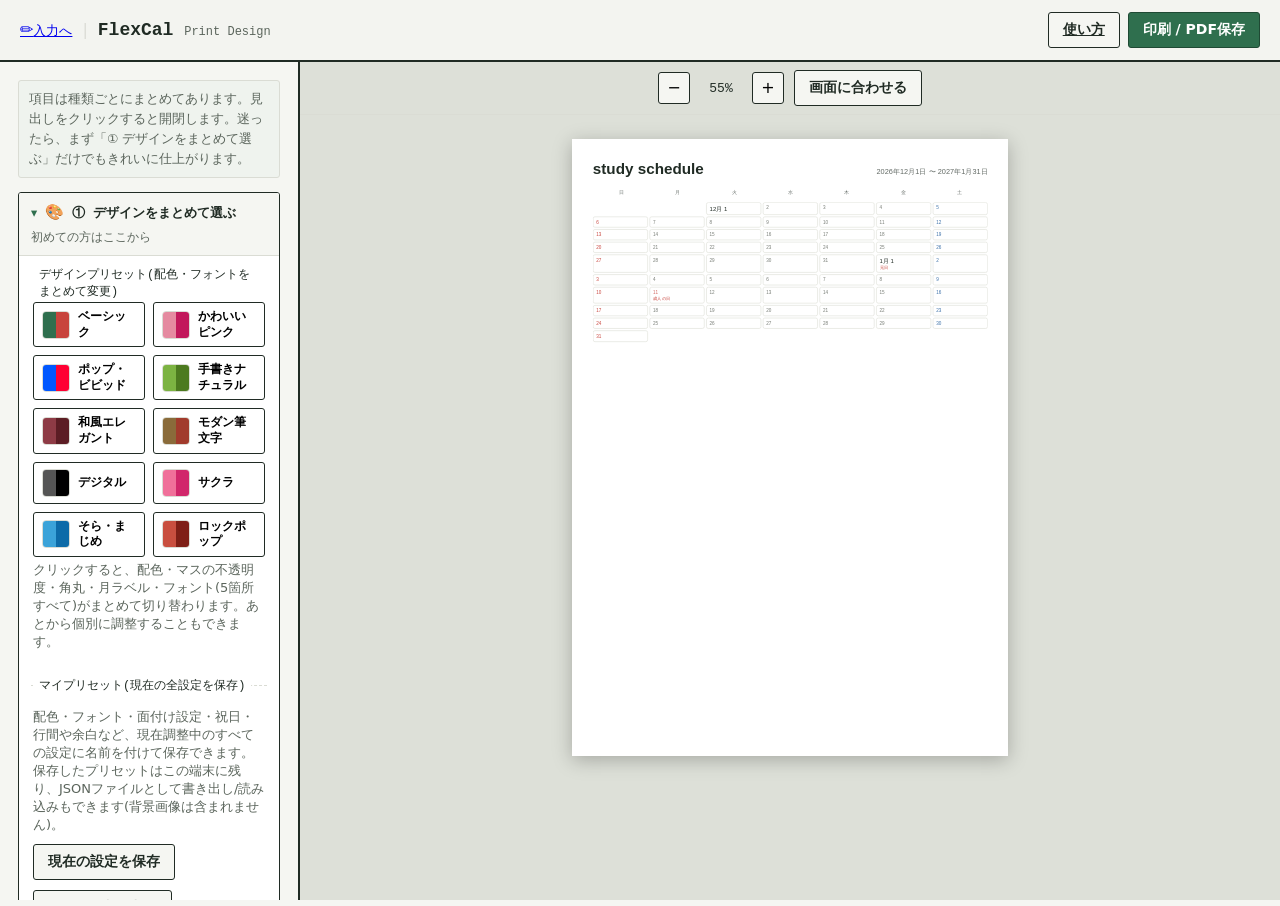
<file: print.html>
<!DOCTYPE html>
<html lang="ja">
<head>
<meta charset="UTF-8">
<meta name="viewport" content="width=device-width, initial-scale=1">
<meta http-equiv="Content-Security-Policy" content="default-src 'self'; script-src 'self'; style-src 'self' 'unsafe-inline' https://fonts.googleapis.com; font-src 'self' https://fonts.gstatic.com; img-src 'self' data: blob:; connect-src 'self'; manifest-src 'self' blob:; base-uri 'self'; form-action 'self';">
<title data-i18n="print.pageTitle">Print Design | FlexCal — Free A4 Calendar Print Maker</title>
<meta name="description" content="FlexCalのプリントデザイン画面。配色・フォント・用紙サイズ・面付け印刷などを設定して、自由レイアウトのカレンダーをA4/Letterで印刷・PDF保存できます。">
<meta name="robots" content="index, follow">
<link rel="canonical" href="https://egoaid.github.io/FlexCal/print.html">

<link rel="manifest" href="manifest.json">
<meta name="theme-color" content="#1F2A24">
<link rel="icon" href="icon.svg" type="image/svg+xml">
<link rel="icon" type="image/png" sizes="32x32" href="icons/favicon-32.png">
<link rel="icon" type="image/png" sizes="16x16" href="icons/favicon-16.png">
<link rel="apple-touch-icon" href="icons/apple-touch-icon.png">
<meta name="apple-mobile-web-app-capable" content="yes">
<meta name="apple-mobile-web-app-status-bar-style" content="black-translucent">
<meta name="apple-mobile-web-app-title" content="FlexCal">

<meta property="og:type" content="website">
<meta property="og:site_name" content="FlexCal">
<meta property="og:title" content="Print Design | FlexCal — Free A4 Calendar Print Maker">
<meta property="og:description" content="Style and print a fully customizable calendar — colors, fonts, paper size, and a Planner (N-up) mode for splitting one sheet into a grid of mini calendars.">
<meta property="og:url" content="https://egoaid.github.io/FlexCal/print.html">
<meta property="og:image" content="https://egoaid.github.io/FlexCal/icons/og-image.png">
<meta name="twitter:card" content="summary_large_image">
<meta name="twitter:image" content="https://egoaid.github.io/FlexCal/icons/og-image.png">

<link rel="stylesheet" href="css/style.css">
<link rel="preconnect" href="https://fonts.googleapis.com">
<link rel="preconnect" href="https://fonts.gstatic.com" crossorigin>
<!-- Google Fontsの<link>は print.js の applyGoogleFontsForLocale() が
     選択中の表示言語に必要なフォントだけを動的に読み込みます(全言語分を
     静的に読み込むと種類が多く初期表示が重くなるため)。 -->
</head>
<body class="print-page-body">

<header class="app-header no-print">
  <div class="brand">
    <a href="index.html" class="back-btn" data-i18n-title="print.back.aria" title="日程入力へ戻る" data-i18n-aria-label="print.back.aria" aria-label="日程入力へ戻る"><span class="back-arrow">✏️</span><span class="back-label" data-i18n="print.back.label">入力へ</span></a>
    <span class="brand-sep" aria-hidden="true">|</span>
    <span class="brand-name">FlexCal <span class="brand-sub-inline" data-i18n="print.brandSub">Print Design</span></span>
  </div>
  <div class="header-actions">
    <a href="manual.html" class="btn" data-i18n="print.manual.link">使い方</a>
    <button id="doPrint" class="btn btn-primary" data-i18n="print.doPrint">印刷 / PDF保存</button>
  </div>
</header>

<div class="print-layout">
  <aside class="print-options no-print">

    <p class="sidebar-intro" data-i18n="sidebar.intro">項目は種類ごとにまとめてあります。見出しをクリックすると開閉します。迷ったら、まず「① デザインをまとめて選ぶ」だけでもきれいに仕上がります。</p>

    <details class="option-group" open>
      <summary><span class="og-icon" aria-hidden="true">🎨</span><span class="og-title" data-i18n="group.design.title">① デザインをまとめて選ぶ</span><span class="og-desc" data-i18n="group.design.desc">初めての方はここから</span></summary>
      <div class="option-group-body">
        <fieldset>
          <legend data-i18n="print.designPreset.legend">デザインプリセット(配色・フォントをまとめて変更)</legend>
          <div id="designPresets" class="design-preset-grid"></div>
          <p class="menu-hint" data-i18n="print.designPreset.hint">クリックすると、配色・マスの不透明度・角丸・月ラベル・フォント(5箇所すべて)がまとめて切り替わります。あとから個別に調整することもできます。</p>
        </fieldset>

        <fieldset>
          <legend data-i18n="print.userPreset.legend">マイプリセット(現在の全設定を保存)</legend>
          <p class="menu-hint" data-i18n="print.userPreset.hint">配色・フォント・面付け設定・祝日・行間や余白など、現在調整中のすべての設定に名前を付けて保存できます。保存したプリセットはこの端末に残り、JSONファイルとして書き出し/読み込みもできます(背景画像は含まれません)。</p>
          <div class="btn-row">
            <button id="saveUserPreset" class="btn" type="button" data-i18n="print.userPreset.save">現在の設定を保存</button>
            <button id="exportUserPresets" class="btn" type="button" data-i18n="print.userPreset.export">JSONで書き出す</button>
            <label class="file-btn"><span data-i18n="print.userPreset.import">JSONを読み込む</span><input type="file" id="importUserPresets" accept=".json" hidden></label>
          </div>
          <div id="userPresetList" class="user-preset-list"></div>
        </fieldset>
      </div>
    </details>

    <details class="option-group" open>
      <summary><span class="og-icon" aria-hidden="true">📝</span><span class="og-title" data-i18n="group.content.title">② 内容</span><span class="og-desc" data-i18n="group.content.desc">タイトル・概要・期間</span></summary>
      <div class="option-group-body">
        <fieldset>
          <legend data-i18n="print.titleSummary.legend">タイトルと概要</legend>
          <label><span data-i18n="print.scheduleTitle.label">タイトル</span><input type="text" id="scheduleTitle" maxlength="30" data-i18n-placeholder="print.scheduleTitle.placeholder" placeholder="例:定期考査までのスケジュール"></label>
          <label><span data-i18n="print.scheduleSummary.label">概要・目標(自由記述)</span><textarea id="scheduleSummary" rows="3" maxlength="200" data-i18n-placeholder="print.scheduleSummary.placeholder" placeholder="例:過去問を3年分やりきる。1日2時間は必ず机に向かう。"></textarea></label>
          <label><input type="checkbox" id="showDateRange" checked> <span data-i18n="print.showDateRange.label">タイトル右に期間を表示する(例:2026-08-02 - 2026-11-14)</span></label>
        </fieldset>

        <fieldset>
          <legend data-i18n="print.range.legend">期間</legend>
          <label class="range-inline"><span data-i18n="print.rangeStart.label">開始日</span> <input type="date" id="rangeStart"></label>
          <label class="range-inline"><span data-i18n="print.rangeEnd.label">終了日</span> <input type="date" id="rangeEnd"></label>
          <p class="menu-hint" data-i18n="print.range.hint">開始日・終了日を指定すると、その前後の不要な週は表示されません。</p>
          <button id="syncFromEditor" class="btn" type="button" data-i18n="print.syncFromEditor">編集画面の表示範囲を反映</button>
        </fieldset>
      </div>
    </details>

    <details class="option-group" open>
      <summary><span class="og-icon" aria-hidden="true">🗂️</span><span class="og-title" data-i18n="group.mode.title">③ 表示モード</span><span class="og-desc" data-i18n="group.mode.desc">カレンダー / リスト / 面付け印刷</span></summary>
      <div class="option-group-body">
        <fieldset>
          <legend data-i18n="print.mode.legend">表示モード</legend>
          <label><input type="radio" name="printMode" value="calendar" checked> <span data-i18n="print.mode.calendar">カレンダー表示</span></label>
          <label><input type="radio" name="printMode" value="list"> <span data-i18n="print.mode.list">重要日のみリスト表示</span></label>
          <label><input type="radio" name="printMode" value="planner"> <span data-i18n="print.plannerV2.modeLabel">面付け印刷(実験的・第3段階)</span></label>
        </fieldset>

        <fieldset id="plannerModeSettings">
          <legend data-i18n="print.plannerV2.legend">面付け設定(表示モードが「面付け印刷」の時のみ表示)</legend>
          <p class="menu-hint" data-i18n="print.plannerV2.hint">A4用紙を縦横に分割し、各マスの中にカレンダーを自動縮小して詰め込みます。プレビュー上の点線を<strong>ドラッグすると境界線を自由に移動</strong>でき、ドラッグ中は隣り合うマスの実寸(mm)がその場に表示されます(この数値は印刷されません)。行・列の数を変更すると、位置は均等な状態にリセットされます。</p>
          <label class="range-inline"><span data-i18n="print.plannerV2.rows">縦の分割数(行)</span> <input type="number" id="plannerRows" min="1" max="6" value="2" style="width:60px"></label>
          <label class="range-inline"><span data-i18n="print.plannerV2.cols">横の分割数(列)</span> <input type="number" id="plannerCols" min="1" max="6" value="2" style="width:60px"></label>
          <button id="plannerResetGrid" class="btn" type="button" data-i18n="print.plannerV2.resetGrid">マス目を均等に戻す</button>
          <label class="range-row"><span data-i18n="print.plannerV2.scale">追加の縮小率(マスに自動でぴったり収めた上から、さらに縮小したい場合)</span>
            <input type="range" id="plannerScale" min="30" max="100" value="100">
            <span id="plannerScaleValue">100%</span>
          </label>

          <hr class="field-divider">
          <label><span data-i18n="print.plannerV2.assignMode.label">内容の割り当て方</span>
            <select id="plannerAssignMode">
              <option value="same" data-i18n="print.plannerV2.assignMode.same">全マスに同じ内容(選択期間全体を複製)</option>
              <option value="auto" data-i18n="print.plannerV2.assignMode.auto">自動で連続分割(期間をマスの数だけ順番に割り振る)</option>
              <option value="manual" data-i18n="print.plannerV2.assignMode.manual">マスごとに個別に指定する</option>
            </select>
          </label>
          <div id="plannerCellAssignWrap" hidden>
            <p class="menu-hint" data-i18n="print.plannerV2.cellAssignHint">マスの並び順(左上から右へ、次の行へ)に対応して、開始月とヶ月数を指定してください。</p>
            <div id="plannerCellAssignGrid" class="planner-cell-assign-grid"></div>
          </div>
          <label><input type="checkbox" id="plannerCompact"> <span data-i18n="print.plannerV2.compact">超コンパクト表示(数字+アイコンのみ。タイトル・コメントは表示しない)</span></label>
        </fieldset>
      </div>
    </details>

    <details class="option-group" open>
      <summary><span class="og-icon" aria-hidden="true">📄</span><span class="og-title" data-i18n="group.paper.title">④ 用紙とページ</span><span class="og-desc" data-i18n="group.paper.desc">サイズ・向き・週の始まり・ページ分割</span></summary>
      <div class="option-group-body">
        <fieldset>
          <legend data-i18n="print.paper.legend">用紙サイズ・向き</legend>
          <label><span data-i18n="print.paper.size.label">サイズ</span>
            <select id="paperSize">
              <option value="a4" data-i18n="print.paper.a4">A4(日本・欧州など)</option>
              <option value="letter" data-i18n="print.paper.letter">US Letter(アメリカ・カナダ)</option>
            </select>
          </label>
          <label><input type="radio" name="orientation" value="portrait" checked> <span data-i18n="print.paper.portrait">縦(ポートレート)</span></label>
          <label><input type="radio" name="orientation" value="landscape"> <span data-i18n="print.paper.landscape">横(ランドスケープ)</span></label>
        </fieldset>

        <fieldset>
          <legend data-i18n="print.weekStart.legend">週の始まり</legend>
          <label><input type="radio" name="weekStart" value="0" checked> <span data-i18n="print.weekStart.sun">日曜始まり(日本・アメリカなど)</span></label>
          <label><input type="radio" name="weekStart" value="1"> <span data-i18n="print.weekStart.mon">月曜始まり(ヨーロッパ・ISO 8601)</span></label>
        </fieldset>

        <fieldset>
          <legend data-i18n="print.pageFit.legend">ページ数</legend>
          <label><input type="radio" name="pageFit" value="1" checked> <span data-i18n="print.pageFit.one">A4 1枚に収める(自動縮小)</span></label>
          <label><input type="radio" name="pageFit" value="free"> <span data-i18n="print.pageFit.free">複数ページを許可する(1ヶ月=1ページ)</span></label>
        </fieldset>

        <fieldset>
          <legend data-i18n="print.monthBreak.legend">月の始まり</legend>
          <label><input type="radio" name="monthBreak" value="0" checked> <span data-i18n="print.monthBreak.off">前月末の隣に続けて配置する(すき間なし)</span></label>
          <label><input type="radio" name="monthBreak" value="1"> <span data-i18n="print.monthBreak.on">月の始まりで改行する(次の行から)</span></label>
        </fieldset>
      </div>
    </details>

    <details class="option-group">
      <summary><span class="og-icon" aria-hidden="true">🌈</span><span class="og-title" data-i18n="group.colors.title">⑤ 配色</span><span class="og-desc" data-i18n="group.colors.desc">マスの色・角丸</span></summary>
      <div class="option-group-body">
        <fieldset>
          <legend data-i18n="print.cellRadius.legend">マスの角丸</legend>
          <label class="range-row"><span data-i18n="print.cellRadius.label">角の丸み</span>
            <input type="range" id="cellRadius" min="0" max="4" step="0.5" value="1">
            <span id="cellRadiusValue">1mm</span>
          </label>
        </fieldset>

        <fieldset>
          <legend data-i18n="print.colorPreset.legend">配色プリセット</legend>
          <label><input type="radio" name="colorMode" value="color" checked> <span data-i18n="print.colorMode.color">カラー</span></label>
          <label><input type="radio" name="colorMode" value="mono"> <span data-i18n="print.colorMode.mono">モノクロ</span></label>
          <div id="colorPresets" class="preset-grid"></div>
          <button id="resetColors" class="btn" type="button" data-i18n="print.resetColors">既定の配色にリセット</button>
          <div class="color-grid">
            <label class="color-row"><span data-i18n="print.color.bg">背景</span> <input type="color" id="colorBg" value="#ffffff"></label>
            <label class="color-row"><span data-i18n="print.color.ink">文字</span> <input type="color" id="colorInk" value="#202b24"></label>
            <label class="color-row"><span data-i18n="print.color.line">枠線</span> <input type="color" id="colorLine" value="#dadcd4"></label>
            <label class="color-row"><span data-i18n="print.color.important">重要日</span> <input type="color" id="colorImportant" value="#2f6f4e"></label>
            <label class="color-row"><span data-i18n="print.color.top">最重要日</span> <input type="color" id="colorTop" value="#c8443c"></label>
          </div>
          <hr class="field-divider">
          <label class="color-row"><span data-i18n="print.colorNormal.label">通常日の背景色</span> <input type="color" id="colorNormal" value="#ffffff"></label>
          <label class="range-row"><span data-i18n="print.normalOpacity.label">通常日の不透明度</span>
            <input type="range" id="normalOpacity" min="0" max="100" value="70">
            <span id="normalOpacityValue">70%</span>
          </label>
          <label class="color-row"><span data-i18n="print.colorEmpty.label">予定のない日の文字色</span> <input type="color" id="colorEmpty" value="#767b74"></label>
          <hr class="field-divider">
          <label class="range-row"><span data-i18n="print.importantOpacity.label">重要日の不透明度</span>
            <input type="range" id="importantOpacity" min="0" max="100" value="16">
            <span id="importantOpacityValue">16%</span>
          </label>
          <label class="range-row"><span data-i18n="print.topOpacity.label">最重要日の不透明度</span>
            <input type="range" id="topOpacity" min="0" max="100" value="20">
            <span id="topOpacityValue">20%</span>
          </label>
          <p class="menu-hint" data-i18n="print.opacity.hint">背景画像を設定している場合、不透明度を下げるとマスの下の画像が透けて見えるようになります。</p>
        </fieldset>
      </div>
    </details>

    <details class="option-group">
      <summary><span class="og-icon" aria-hidden="true">🖼️</span><span class="og-title" data-i18n="group.bg.title">⑥ 背景画像</span><span class="og-desc" data-i18n="group.bg.desc">任意・文字のフチどりも設定可</span></summary>
      <div class="option-group-body">
        <fieldset>
          <legend data-i18n="print.bgImage.legend">背景画像</legend>
          <label class="file-btn"><span data-i18n="print.bgImage.fileBtn">画像を選択</span><input type="file" id="bgImageFile" accept="image/*" hidden></label>
          <button id="bgImageClear" class="btn" type="button" data-i18n="print.bgImage.clear">背景画像を削除</button>
          <label class="range-row"><span data-i18n="print.bgImageOpacity.label">背景画像の不透明度</span>
            <input type="range" id="bgImageOpacity" min="0" max="100" value="100">
            <span id="bgImageOpacityValue">100%</span>
          </label>
          <label class="range-row"><span data-i18n="print.textOutline.label">文字のフチどり</span>
            <select id="textOutline">
              <option value="none" data-i18n="print.textOutline.none">なし</option>
              <option value="white" data-i18n="print.textOutline.white">白ふち</option>
              <option value="black" data-i18n="print.textOutline.black">黒ふち</option>
            </select>
          </label>
          <label class="range-row"><span data-i18n="print.outlineWidth.label">フチの太さ</span>
            <input type="range" id="outlineWidth" min="0.5" max="4" step="0.5" value="1.5">
            <span id="outlineWidthValue">1.5px</span>
          </label>
          <label class="range-row"><span data-i18n="print.outlineStrength.label">フチの強さ(濃さ)</span>
            <input type="range" id="outlineStrength" min="1" max="10" value="6">
            <span id="outlineStrengthValue">6</span>
          </label>
          <p class="menu-hint" data-i18n="print.bgImage.hint">背景画像を設定すると文字が読みにくくなる場合があるため、フチどりを推奨します。</p>
        </fieldset>
      </div>
    </details>

    <details class="option-group">
      <summary><span class="og-icon" aria-hidden="true">🔤</span><span class="og-title" data-i18n="group.font.title">⑦ フォント</span><span class="og-desc" data-i18n="group.font.desc">書体・サイズ・太字・月ラベル</span></summary>
      <div class="option-group-body">
        <fieldset>
          <legend data-i18n="print.font.legend">フォント(要素ごとに指定できます)</legend>
          <div id="fontPresets" class="font-preset-grid"></div>
          <div class="font-row">
            <span class="font-row-label" data-i18n="print.font.title">タイトル</span>
            <select class="font-family-select" data-target="title"></select>
            <input type="range" class="font-size-range" data-target="title" min="70" max="200" value="130">
            <label class="bold-toggle"><input type="checkbox" class="font-bold-toggle" data-target="title"> <span data-i18n="print.font.bold">太字</span></label>
          </div>
          <div class="font-row">
            <span class="font-row-label" data-i18n="print.font.summary">概要</span>
            <select class="font-family-select" data-target="summary"></select>
            <input type="range" class="font-size-range" data-target="summary" min="70" max="200" value="100">
            <label class="bold-toggle"><input type="checkbox" class="font-bold-toggle" data-target="summary"> <span data-i18n="print.font.bold">太字</span></label>
          </div>
          <div class="font-row">
            <span class="font-row-label" data-i18n="print.font.weekday">曜日</span>
            <select class="font-family-select" data-target="weekday"></select>
            <input type="range" class="font-size-range" data-target="weekday" min="70" max="200" value="90">
            <label class="bold-toggle"><input type="checkbox" class="font-bold-toggle" data-target="weekday"> <span data-i18n="print.font.bold">太字</span></label>
          </div>
          <div class="font-row">
            <span class="font-row-label" data-i18n="print.font.date">日付</span>
            <select class="font-family-select" data-target="date"></select>
            <input type="range" class="font-size-range" data-target="date" min="70" max="200" value="90">
            <label class="bold-toggle"><input type="checkbox" class="font-bold-toggle" data-target="date"> <span data-i18n="print.font.bold">太字</span></label>
          </div>
          <div class="font-row">
            <span class="font-row-label" data-i18n="print.font.comment">コメント</span>
            <select class="font-family-select" data-target="comment"></select>
            <input type="range" class="font-size-range" data-target="comment" min="70" max="200" value="100">
            <label class="bold-toggle"><input type="checkbox" class="font-bold-toggle" data-target="comment"> <span data-i18n="print.font.bold">太字</span></label>
          </div>
          <p class="menu-hint" data-i18n="print.font.hint">数値は基準サイズに対する割合(%)です。太字用の書体データを持たないフォントは、ブラウザが疑似的に太らせて表示します。</p>
        </fieldset>

        <fieldset>
          <legend data-i18n="print.monthLabel.legend">月のはじめの表示</legend>
          <label><span data-i18n="print.monthLabel.icon.label">アイコン</span>
            <select id="monthLabelIcon">
              <option value="" data-i18n="print.monthLabel.icon.none">なし</option>
              <option value="📌" data-i18n="print.monthLabel.icon.pin">📌 ピン</option>
              <option value="🗓️" data-i18n="print.monthLabel.icon.deskCal">🗓️ カレンダー(卓上)</option>
              <option value="📅" data-i18n="print.monthLabel.icon.calendar">📅 カレンダー</option>
              <option value="▶" data-i18n="print.monthLabel.icon.triangle">▶ 三角</option>
              <option value="★" data-i18n="print.monthLabel.icon.star">★ 星</option>
              <option value="●" data-i18n="print.monthLabel.icon.circle">● 丸</option>
              <option value="😊" data-i18n="print.monthLabel.icon.smile">😊 笑顔</option>
              <option value="🌙" data-i18n="print.monthLabel.icon.moon">🌙 月</option>
            </select>
          </label>
          <label class="color-row"><span data-i18n="print.monthLabel.color.label">文字色</span> <input type="color" id="monthLabelColor" value="#202b24"></label>
          <label class="range-row"><span data-i18n="print.monthLabel.size.label">文字サイズ</span>
            <input type="range" id="monthLabelSize" min="80" max="220" value="130">
            <span id="monthLabelSizeValue">130%</span>
          </label>
        </fieldset>
      </div>
    </details>

    <details class="option-group">
      <summary><span class="og-icon" aria-hidden="true">🌐</span><span class="og-title" data-i18n="group.locale.title">⑧ 言語・祝日</span><span class="og-desc" data-i18n="group.locale.desc">表示言語と祝日の設定</span></summary>
      <div class="option-group-body">
        <fieldset>
          <legend data-i18n="print.locale.legend">言語 / 祝日</legend>
          <label><span data-i18n="print.uiLang.label">表示言語</span>
            <select id="uiLangSelect"></select>
          </label>
          <label><span data-i18n="print.holidayCountry.label">祝日の国</span>
            <select id="holidayCountrySelect"></select>
          </label>
          <label class="color-row"><span data-i18n="print.colorHoliday.label">祝日の文字色</span> <input type="color" id="colorHoliday" value="#c8443c"></label>
          <p class="menu-hint" data-i18n="print.locale.hint">祝日は法則に基づいて計算しており、外部への通信は行いません。表示言語と祝日の国は独立して選べるので、例えば「英語UIでドイツの祝日を表示する」といった組み合わせも可能です。ドイツ・フランス・イタリア・スペイン・カナダ・オーストラリアは移動祝日を含めて計算していますが、州・地域ごとに異なる祝日には対応していません。韓国・中国・台湾は太陰太陽暦(旧暦)ベースの祝日(旧正月・中秋節など)が単純な式では求められないため、太陽暦の固定祝日のみに対応しています。</p>
        </fieldset>
      </div>
    </details>

    <details class="option-group">
      <summary><span class="og-icon" aria-hidden="true">🛠️</span><span class="og-title" data-i18n="group.fine.title">⑨ 細かい調整</span><span class="og-desc" data-i18n="group.fine.desc">上級者向け:行間・余白・自動調整など</span></summary>
      <div class="option-group-body">
        <fieldset>
          <legend data-i18n="print.summaryBorder.legend">概要欄の枠</legend>
          <label><span data-i18n="print.summaryBorder.label">枠線</span>
            <select id="summaryBorderStyle">
              <option value="dashed" data-i18n="print.summaryBorder.dashed">点線</option>
              <option value="solid" data-i18n="print.summaryBorder.solid">実線</option>
              <option value="none" data-i18n="print.summaryBorder.none">なし</option>
            </select>
          </label>
          <label class="color-row"><span data-i18n="print.summaryBg.label">枠の中の背景色</span> <input type="color" id="summaryBg" value="#ffffff"></label>
          <label class="range-row"><span data-i18n="print.summaryBgOpacity.label">背景の不透明度</span>
            <input type="range" id="summaryBgOpacity" min="0" max="100" value="0">
            <span id="summaryBgOpacityValue">0%</span>
          </label>
        </fieldset>

        <fieldset>
          <legend data-i18n="print.autoResize.legend">マスのサイズ自動調整</legend>
          <label><input type="checkbox" id="autoResize" checked> <span data-i18n="print.autoResize.label">文字量に応じてマスの幅・高さを自動調整する</span></label>
          <p class="menu-hint" data-i18n="print.autoResize.hint">文字が多い日はマスが大きくなり、その分、予定のない日は小さくなります。列の幅はページ内で揃えられます。</p>
          <label><input type="radio" name="wrapMode" value="wrap" checked> <span data-i18n="print.wrapMode.wrap">文字を折り返して全文表示する</span></label>
          <label><input type="radio" name="wrapMode" value="nowrap"> <span data-i18n="print.wrapMode.nowrap">折り返さず、はみ出た分は省略(…)する</span></label>
        </fieldset>

        <fieldset>
          <legend data-i18n="print.lineHeight.legend">マス内の行間</legend>
          <label class="range-row"><span data-i18n="print.lineHeight.label">時刻・タイトル・コメントの行間</span>
            <input type="range" id="cellLineHeight" min="90" max="200" value="125">
            <span id="cellLineHeightValue">125%</span>
          </label>
        </fieldset>

        <fieldset>
          <legend data-i18n="print.margin.legend">ページの余白</legend>
          <label><input type="checkbox" id="fillPageHeight"> <span data-i18n="print.fillPageHeight.label">マスの高さを広げてページいっぱいに埋める</span></label>
          <p class="menu-hint" data-i18n="print.fillPageHeight.hint">下部に空白ができる場合、文字サイズはそのままでマスの高さだけを伸ばして埋めます。</p>
          <label class="range-row"><span data-i18n="print.cellPadTop.label">マス内の上余白</span>
            <input type="range" id="cellPadTop" min="0" max="6" step="0.5" value="1">
            <span id="cellPadTopValue">1mm</span>
          </label>
          <label class="range-row"><span data-i18n="print.cellPadBottom.label">マス内の下余白</span>
            <input type="range" id="cellPadBottom" min="0" max="6" step="0.5" value="1">
            <span id="cellPadBottomValue">1mm</span>
          </label>
          <p class="menu-hint" data-i18n="print.cellPad.hint">自動調整で思ったほど埋まらない場合は、こちらの余白を大きくすると手動でマスを大きくできます。</p>
        </fieldset>

        <fieldset>
          <legend data-i18n="print.manualWidth.legend">曜日ごとの幅を手動指定</legend>
          <label><input type="checkbox" id="manualWidthMode"> <span data-i18n="print.manualWidth.label">自動調整の代わりに、下の数値で幅を指定する</span></label>
          <div class="weekday-width-grid" id="weekdayWidthGrid"></div>
        </fieldset>
      </div>
    </details>

    <p class="menu-hint" id="rangeEcho"></p>
  </aside>

  <main class="preview-area">
    <div class="zoom-bar no-print">
      <button id="zoomOut" class="icon-btn" data-i18n-aria-label="print.zoom.out.aria" aria-label="縮小">−</button>
      <span id="zoomValue">55%</span>
      <button id="zoomIn" class="icon-btn" data-i18n-aria-label="print.zoom.in.aria" aria-label="拡大">+</button>
      <button id="zoomFit" class="btn" data-i18n="print.zoom.fit">画面に合わせる</button>
    </div>
    <div id="previewPages" class="preview-pages"></div>
  </main>
</div>

<script src="js/shared.js"></script>
<script src="js/i18n.js"></script>
<script src="js/i18n-data.js"></script>
<script src="js/print.js"></script>
</body>
</html>
</file>
<file: css/style.css>
/* ============================================================
   Design tokens
   Palette: cool paper + ink + a single "highlighter" accent
   (deliberately avoiding the cream/terracotta AI-default look)
   ============================================================ */
:root {
  --paper: #F5F6F2;
  --paper-line: #DADCD4;
  --ink: #202B24;
  --ink-soft: #5B655C;
  --brand: #2F6F4E;      /* forest green — primary */
  --brand-dark: #1F4A34;
  --mark: #FFB000;       /* highlighter marker — importance */
  --exam: #C8443C;       /* muted red — highest importance */
  --accent: #2F6F4E;     /* user-editable accent, JS overrides this */
  --radius: 3px;
  --font-display: ui-monospace, "SFMono-Regular", Menlo, Consolas, monospace;
  --font-body: -apple-system, "Hiragino Sans", "Yu Gothic", system-ui, sans-serif;
}

* { box-sizing: border-box; }

html, body {
  margin: 0;
  padding: 0;
  background: var(--paper);
  color: var(--ink);
  font-family: var(--font-body);
  /* subtle grid-paper texture, echoes the "graph paper planner" concept */
  background-image:
    linear-gradient(var(--paper-line) 1px, transparent 1px),
    linear-gradient(90deg, var(--paper-line) 1px, transparent 1px);
  background-size: 28px 28px;
}

h1, h2, h3 { font-family: var(--font-display); letter-spacing: -0.02em; margin: 0 0 8px; }

button { font-family: inherit; cursor: pointer; }
input, textarea, select { font-family: inherit; font-size: 15px; }

/* ============ Header ============ */
.app-header {
  position: sticky;
  top: 0;
  z-index: 20;
  display: flex;
  align-items: center;
  gap: 16px;
  padding: 12px 20px;
  background: rgba(245,246,242,0.92);
  backdrop-filter: blur(6px);
  border-bottom: 2px solid var(--ink);
}

.brand { display: flex; align-items: baseline; gap: 6px; }
.brand-mark { color: var(--brand); font-size: 20px; }
.brand-name { font-family: var(--font-display); font-weight: 700; font-size: 18px; }
.brand-sub-inline { font-weight: 400; font-size: 12px; color: var(--ink-soft); }
.brand-sub { font-size: 11px; color: var(--ink-soft); text-transform: uppercase; letter-spacing: 0.08em; }

.month-nav { display: flex; align-items: center; gap: 8px; margin-left: 12px; }
.month-range-label { font-family: var(--font-display); font-size: 14px; min-width: 150px; text-align: center; }

.locale-select {
  font-size: 12.5px;
  padding: 5px 8px;
  border: 1.5px solid var(--ink);
  border-radius: var(--radius);
  background: var(--paper);
  color: var(--ink);
  flex: none;
  max-width: 150px;
}
.locale-select + .locale-select { margin-left: 4px; }

.header-actions { margin-left: auto; display: flex; gap: 8px; }

.icon-btn {
  width: 32px; height: 32px;
  border: 1.5px solid var(--ink);
  background: var(--paper);
  border-radius: var(--radius);
  font-size: 16px;
  line-height: 1;
}
.icon-btn:hover { background: var(--ink); color: var(--paper); }

.btn {
  border: 1.5px solid var(--ink);
  background: var(--paper);
  color: var(--ink);
  padding: 8px 14px;
  border-radius: var(--radius);
  font-size: 14px;
  font-weight: 600;
}
.btn:hover { background: var(--ink); color: var(--paper); }
.btn-primary { background: var(--brand); border-color: var(--brand-dark); color: #fff; }
.btn-primary:hover { background: var(--brand-dark); }
.btn-block { width: 100%; margin-top: 20px; }
.btn-row { display: flex; gap: 10px; flex-wrap: wrap; }

select {
  border: 1.5px solid var(--ink);
  border-radius: var(--radius);
  background: var(--paper);
  padding: 6px 8px;
}

.back-label { font-size: 12.5px; }
.brand-sep { color: var(--paper-line); margin: 0 4px; }

/* ============ Move banner (mobile-friendly move/copy) ============ */
.move-banner {
  position: fixed; left: 0; right: 0; bottom: 0; z-index: 90;
  background: var(--ink); color: var(--paper);
  padding: 12px 16px; display: flex; align-items: center; gap: 14px; flex-wrap: wrap;
  font-size: 13.5px; box-shadow: 0 -4px 14px rgba(0,0,0,0.2);
}
.move-copy-toggle { display: flex; flex-direction: row; align-items: center; gap: 6px; color: var(--paper); }
.move-banner .btn { background: transparent; border-color: var(--paper); color: var(--paper); }

/* ============ Side menu ============ */
.side-menu {
  position: fixed; top: 0; right: 0; bottom: 0; z-index: 50;
  width: min(380px, 92vw);
  background: var(--paper);
  border-left: 2px solid var(--ink);
  overflow-y: auto;
  box-shadow: -8px 0 24px rgba(0,0,0,0.15);
}
.side-menu-inner { padding: 22px; }
.menu-group { margin-bottom: 26px; padding-bottom: 20px; border-bottom: 1px solid var(--paper-line); }
.menu-hint { font-size: 13px; color: var(--ink-soft); margin: 4px 0 10px; }
.badge {
  font-size: 10px; background: var(--mark); color: var(--ink);
  padding: 2px 6px; border-radius: 2px; margin-left: 6px; vertical-align: middle;
}
.privacy-note {
  font-size: 13px; line-height: 1.6; background: #EAF0EA;
  border: 1px solid var(--brand); border-radius: var(--radius); padding: 12px;
}
.privacy-note a { color: var(--brand-dark); }
.file-btn {
  display: inline-block; border: 1.5px dashed var(--ink); border-radius: var(--radius);
  padding: 8px 14px; font-size: 14px; font-weight: 600; cursor: pointer;
}
.file-btn:hover { background: var(--ink); color: var(--paper); }
.import-summary { font-size: 13px; margin-top: 8px; color: var(--brand-dark); }

/* ============ Calendar grid (editor view) ============ */
.calendar-root { padding: 20px; display: flex; flex-direction: column; gap: 28px; }
.month-block h2.month-title { font-size: 16px; margin-bottom: 10px; }

.month-grid {
  display: grid;
  grid-template-columns: repeat(7, 1fr);
  border-top: 2px solid var(--ink);
  border-left: 2px solid var(--ink);
}
.weekday-row { display: grid; grid-template-columns: repeat(7, 1fr); }
.weekday-cell {
  font-family: var(--font-display); font-size: 11px; text-align: center;
  padding: 4px 0; color: var(--ink-soft); border-bottom: 1px solid var(--paper-line);
}

.day-cell {
  min-height: 76px;
  border-right: 2px solid var(--ink);
  border-bottom: 2px solid var(--ink);
  padding: 6px;
  position: relative;
  background: #fff;
  cursor: pointer;
  transition: background 0.15s;
}
.day-cell:hover { background: #EFF3EE; }
.day-cell.empty { background: transparent; cursor: default; }
.day-cell .date-num { font-family: var(--font-display); font-size: 12px; color: var(--ink-soft); }
.day-cell.has-events .date-num { color: var(--ink); font-weight: 700; }
.day-cell .ev-chip {
  font-size: 10.5px; margin-top: 3px; padding: 1px 4px; border-radius: 2px;
  background: #EFF3EE; white-space: nowrap; overflow: hidden; text-overflow: ellipsis;
  display: flex; align-items: center; gap: 4px;
}
.day-cell .ev-chip span:first-child { overflow: hidden; text-overflow: ellipsis; }
.move-handle {
  flex: none; opacity: 0.55; font-size: 12px; padding: 0 2px; cursor: pointer; touch-action: manipulation;
}
.move-handle:hover, .move-handle:active { opacity: 1; }
.day-cell.level-1 { box-shadow: inset 0 0 0 2px var(--mark); }
.day-cell.level-1 .ev-chip.important { background: var(--mark); color: var(--ink); }
.day-cell.level-2 { box-shadow: inset 0 0 0 2px var(--exam); }
.day-cell.level-2 .ev-chip.important { background: var(--exam); color: #fff; }

/* ============ Modal ============ */
.modal-backdrop {
  position: fixed; inset: 0; z-index: 80;
  background: rgba(32,43,36,0.55);
  display: flex; align-items: center; justify-content: center; padding: 16px;
}
.modal {
  background: #fff; border: 2px solid var(--ink); border-radius: var(--radius);
  width: min(480px, 100%); max-height: 90vh; overflow-y: auto; padding: 20px;
}
.print-panel { width: min(560px, 100%); }
.modal-header { display: flex; justify-content: space-between; align-items: center; margin-bottom: 14px; }

.event-list { margin-bottom: 14px; display: flex; flex-direction: column; gap: 8px; }
.event-item {
  display: flex; align-items: center; gap: 8px; font-size: 13.5px;
  border: 1px solid var(--paper-line); border-radius: var(--radius); padding: 6px 8px;
}
.event-item .ev-del { margin-left: auto; border: none; background: none; color: var(--exam); font-size: 13px; }
.event-item .ev-edit { border: none; background: none; color: var(--brand-dark); font-size: 13px; font-weight: 600; }

.event-form { border-top: 1px dashed var(--paper-line); padding-top: 14px; display: flex; flex-direction: column; gap: 10px; }
.form-row { display: flex; gap: 10px; }
.form-row label { flex: 0 0 auto; }
.form-row label.grow { flex: 1; }
label { display: flex; flex-direction: column; gap: 4px; font-size: 12.5px; color: var(--ink-soft); }
input[type=text], input[type=time], textarea, input[type=number] {
  border: 1.5px solid var(--paper-line); border-radius: var(--radius); padding: 8px; font-size: 14px; color: var(--ink);
}
textarea { resize: vertical; }

.chip-group { display: flex; gap: 6px; }
.icon-picker { flex-wrap: wrap; }
.icon-picker .chip { padding: 5px 9px; font-size: 16px; }
.icon-picker .chip.active { background: var(--mark); border-color: var(--mark); }
.icon-category-tabs { display: flex; flex-wrap: wrap; gap: 4px; margin-bottom: 6px; }
.icon-cat-tab {
  border: 1px solid var(--paper-line); background: #fff; border-radius: 999px;
  padding: 3px 9px; font-size: 11px; font-weight: 600; color: var(--ink-soft); cursor: pointer;
}
.icon-cat-tab.active { background: var(--ink); color: #fff; border-color: var(--ink); }
.chip {
  border: 1.5px solid var(--ink); background: #fff; border-radius: 999px;
  padding: 5px 12px; font-size: 12.5px; font-weight: 600;
}
.chip[data-level="1"].active { background: var(--mark); border-color: var(--mark); }
.chip[data-level="2"].active { background: var(--exam); border-color: var(--exam); color: #fff; }
.chip[data-level="0"].active { background: var(--ink); color: #fff; }

.range-inline { flex-direction: row !important; justify-content: space-between; align-items: center !important; }
.range-inline input[type=date] { border: 1.5px solid var(--paper-line); border-radius: var(--radius); padding: 5px 6px; }
.field-divider { border: none; border-top: 1px dashed var(--paper-line); margin: 12px 0; }
.weekday-width-grid { display: flex; flex-direction: column; gap: 6px; margin-top: 8px; }
.weekday-width-row { display: flex; align-items: center; gap: 8px; font-size: 12.5px; }
.weekday-width-row span:first-child { width: 24px; flex: none; }
.weekday-width-row input[type=range] { flex: 1; }
.weekday-width-row span:last-child { width: 34px; flex: none; text-align: right; font-family: var(--font-display); font-size: 11px; }

/* ============ Print options panel ============ */
.print-options fieldset {
  border: 1px solid var(--paper-line); border-radius: var(--radius); margin-bottom: 12px; padding: 10px 12px;
  /* ブラウザは既定で fieldset に min-width: min-content 相当を与えており、
     中身(面付けの個別指定欄など)の量によっては、他の要素がいくら折り返せても
     fieldset自体がそれ以上縮まずサイドバーからはみ出すことがある。
     min-width:0 で明示的に解除し、通常のブロック要素と同じように縮められるようにする。 */
  min-width: 0;
}
.print-options legend { font-family: var(--font-display); font-size: 12px; padding: 0 6px; }
.print-options label { flex-direction: row; align-items: center; gap: 6px; font-size: 13.5px; color: var(--ink); margin: 4px 0; }
.accent-row { margin-top: 6px; }

/* select要素を含むラベルは、テキストとセレクトを横並びにすると
   サイドバー幅(300px)を超えてレイアウトが崩れることがあるため、
   縦積みにしてセレクトを幅いっぱいに広げる(折り返し表示) */
.print-options label:has(> select) {
  flex-direction: column;
  align-items: stretch;
  gap: 4px;
}
.print-options label:has(> select) > select {
  width: 100%;
}

/* ============ Utility ============ */
[hidden] { display: none !important; }

/* ============ Today button / bulk-add / drag&drop / today marker ============ */
.btn-today { border-color: var(--brand); color: var(--brand-dark); font-weight: 700; }
.day-cell.is-today { background: #FFF3D6; box-shadow: inset 0 0 0 2px var(--mark); }
.day-cell.is-today:hover { background: #FFEBB8; }
.day-cell.is-today .date-num { color: var(--ink); font-weight: 700; }
.day-cell.drop-hover { background: #DCEBE1; }
.day-cell.range-hover { background: #FFF3D6; }
.bulk-notice {
  background: #FFF3D6; border: 1px solid var(--mark); border-radius: var(--radius);
  padding: 8px 10px; font-size: 13px; margin-bottom: 12px;
}

/* ============ Print options panel (shared: modal version + dedicated page version) ============
   (Note: this used to duplicate the ".print-options fieldset" rule declared
   above near ".weekday-width-row"; the duplicate has been removed — the
   earlier rule already includes the min-width:0 fix, so both blocks were
   fully redundant and safe to merge.) */
.print-options legend { font-family: var(--font-display); font-size: 12px; padding: 0 6px; }
.print-options label { flex-direction: row; align-items: center; gap: 6px; font-size: 13.5px; color: var(--ink); margin: 4px 0; }

/* ============ Sidebar genre groups (collapsible <details>) ============
   The sidebar grew to 20+ individual fieldsets, which made it hard for
   beginners to tell what they were editing. Groups sort related fieldsets
   under one clickable, collapsible header so the panel reads as "sections"
   instead of one long undifferentiated list. */
.sidebar-intro {
  font-size: 12.5px; color: var(--ink-soft); line-height: 1.6; margin: 0 0 14px;
  background: #EFF3EE; border: 1px solid var(--paper-line); border-radius: var(--radius);
  padding: 8px 10px;
}
.option-group {
  border: 1.5px solid var(--ink); border-radius: var(--radius);
  margin-bottom: 14px; background: #fff; overflow: hidden;
}
.option-group > summary {
  cursor: pointer; list-style: none; padding: 10px 12px;
  display: flex; align-items: baseline; gap: 8px; flex-wrap: wrap;
  background: var(--paper); font-family: var(--font-display);
  font-size: 13px; font-weight: 700; color: var(--ink);
  border-bottom: 1px solid transparent;
}
.option-group[open] > summary { border-bottom-color: var(--paper-line); }
.option-group > summary::-webkit-details-marker { display: none; }
.option-group > summary::before {
  content: '▸'; font-size: 11px; color: var(--brand); flex: none;
  transition: transform 0.15s ease;
}
.option-group[open] > summary::before { transform: rotate(90deg); }
.og-icon { font-size: 15px; flex: none; }
.og-title { flex: none; }
.og-desc { font-family: var(--font-body); font-weight: 400; font-size: 11.5px; color: var(--ink-soft); }
.option-group-body { padding: 10px 12px 4px; }
.option-group-body fieldset {
  border: none; border-top: 1px dashed var(--paper-line);
  border-radius: 0; margin: 0 0 6px; padding: 10px 2px;
}
.option-group-body fieldset:first-child { border-top: none; padding-top: 2px; }
.color-grid { display: flex; flex-direction: column; gap: 4px; margin-top: 8px; border-top: 1px dashed var(--paper-line); padding-top: 8px; }
.color-row { justify-content: space-between; }
.range-row { flex-direction: column !important; align-items: stretch !important; margin-top: 10px; }
.range-row input[type=range] { width: 100%; }

/* ============ Print page shell (print.html) ============ */
.print-page-body { background: #DDE0D8; height: 100vh; overflow: hidden; margin: 0; }
.print-layout { display: grid; grid-template-columns: 300px 1fr; height: calc(100vh - 56px); }
.print-options { background: var(--paper); padding: 18px; overflow-y: auto; border-right: 2px solid var(--ink); height: 100%; }
.preview-area { overflow-y: auto; height: 100%; display: flex; flex-direction: column; }
.zoom-bar {
  position: sticky; top: 0; z-index: 5;
  display: flex; align-items: center; gap: 10px; justify-content: center;
  padding: 8px; background: rgba(221,224,216,0.92); backdrop-filter: blur(4px);
  border-bottom: 1px solid var(--paper-line);
}
.zoom-bar #zoomValue { font-family: var(--font-display); font-size: 13px; min-width: 42px; text-align: center; }
.preview-pages { flex: 1; display: flex; flex-direction: column; gap: 24px; align-items: center; padding: 24px; }
.page-frame {
  position: relative; overflow: hidden; box-shadow: 0 4px 18px rgba(0,0,0,0.25); flex: none;
}
.page-frame .sheet { position: absolute; top: 0; left: 0; transform-origin: top left; }
@media (max-width: 900px) {
  .print-layout { grid-template-columns: 1fr; height: auto; }
  .print-page-body { height: auto; overflow: visible; }
  .print-options { border-right: none; border-bottom: 2px solid var(--ink); height: auto; }
  .preview-area { height: auto; }
}

/* ============ マイプリセット(全設定の保存・書き出し/読み込み) ============ */
.user-preset-list { display: flex; flex-direction: column; gap: 6px; margin-top: 10px; }
.user-preset-row {
  display: flex; align-items: center; gap: 8px;
  border: 1px solid var(--paper-line); border-radius: var(--radius);
  padding: 6px 8px; font-size: 12.5px;
}
.user-preset-row .upr-name { flex: 1; min-width: 0; overflow-wrap: anywhere; font-weight: 600; }
.user-preset-row button {
  flex: none; border: none; background: none; font-size: 12px; font-weight: 600;
  cursor: pointer; padding: 2px 4px;
}
.user-preset-row .upr-apply { color: var(--brand-dark); }
.user-preset-row .upr-delete { color: var(--exam); }

/* ============ Color presets ============ */
.preset-grid { display: grid; grid-template-columns: repeat(5, 1fr); gap: 6px; margin-bottom: 10px; }
.preset-swatch {
  height: 32px; border-radius: var(--radius); border: 1.5px solid var(--ink); cursor: pointer; padding: 0;
  display: flex; overflow: hidden;
}
.preset-swatch span { flex: 1; }
.preset-swatch.active { outline: 2px solid var(--brand); outline-offset: 2px; }

/* ============ Per-element font rows ============ */
.font-preset-grid { display: flex; flex-wrap: wrap; gap: 6px; margin-bottom: 12px; }
.font-preset-btn {
  border: 1.5px solid var(--ink); background: #fff; border-radius: 999px;
  padding: 5px 12px; font-size: 12px; font-weight: 600; cursor: pointer;
}
.font-preset-btn:hover { background: var(--ink); color: #fff; }

.design-preset-grid { display: grid; grid-template-columns: 1fr 1fr; gap: 8px; }
.design-preset-btn {
  display: flex; align-items: center; gap: 8px;
  border: 1.5px solid var(--ink); border-radius: var(--radius); background: #fff;
  padding: 6px 8px; cursor: pointer; text-align: left;
}
.design-preset-btn:hover { background: #f2f3ee; }
.dp-swatch {
  flex: none; width: 28px; height: 28px; border-radius: 4px; border: 1px solid var(--paper-line);
  display: flex; overflow: hidden;
}
.dp-swatch span { flex: 1; }
.dp-name { font-size: 12px; font-weight: 600; line-height: 1.3; }
.font-row-label { font-size: 12px; color: var(--ink-soft); font-weight: 600; }
.font-family-select { width: 100%; }
.font-size-range { width: 100%; }
.bold-toggle { flex-direction: row !important; align-items: center !important; gap: 6px !important; font-size: 12.5px !important; }

/* ============================================================
   Print sheet (also used for the live preview)
   Colors / fonts / radius come from per-sheet CSS custom properties.
   ============================================================ */
.sheet {
  position: relative;
  width: 210mm; height: 297mm;
  background-color: var(--sheet-bg, #fff);
  color: var(--sheet-ink, #202B24);
  padding: 10mm;
  display: flex; flex-direction: column;
  isolation: isolate;
}
.sheet::before {
  content: ''; position: absolute; inset: 0;
  background-image: var(--sheet-bg-image, none);
  background-size: cover; background-position: center;
  opacity: var(--bg-image-opacity, 1);
  z-index: 0;
}
.sheet > * { position: relative; z-index: 1; }
.sheet.mono-mode { filter: grayscale(1); }
.sheet.outline-white * { -webkit-text-stroke: var(--outline-width, 1.5px) #fff; paint-order: stroke fill; text-shadow: var(--outline-shadow, none); }
.sheet.outline-black * { -webkit-text-stroke: var(--outline-width, 1.5px) #000; paint-order: stroke fill; text-shadow: var(--outline-shadow, none); }

.sheet-header { display: flex; justify-content: space-between; align-items: baseline; margin-bottom: 6mm; }
.sheet-title { font-family: var(--font-title); font-size: calc(16pt * var(--font-title-size, 1)); font-weight: var(--font-title-weight, 700); }
.sheet-range { font-size: 10pt; opacity: 0.7; font-family: var(--font-summary); }

.summary-box {
  border-style: var(--summary-border-style, dashed); border-width: 1px; border-color: var(--sheet-ink, #202B24);
  border-radius: 2mm; padding: 3mm 5mm; margin-bottom: 5mm;
  font-family: var(--font-summary); font-size: calc(10pt * var(--font-summary-size, 1)); font-weight: var(--font-summary-weight, 400);
  white-space: pre-wrap;
  background: color-mix(in srgb, var(--summary-bg, #fff) var(--summary-bg-opacity, 0%), transparent);
}

.print-calendar { flex: 1; display: flex; flex-direction: column; gap: 2mm; overflow: hidden; }
.print-list { flex: 1; display: flex; flex-direction: column; gap: 3mm; overflow: hidden; }

.print-weekday-row {
  display: grid; grid-template-columns: repeat(7, 1fr);
  font-family: var(--font-weekday); font-size: calc(7pt * var(--font-weekday-size, 1)); font-weight: var(--font-weekday-weight, 400);
  opacity: 0.65; margin-bottom: 1mm;
}
.print-weekday-row > div { text-align: center; }
.print-weeks { flex: 1; display: flex; flex-direction: column; gap: 0.8mm; overflow: hidden; }
.print-week-row { display: grid; grid-template-columns: repeat(7, 1fr); gap: 0.8mm; align-items: stretch; }
.print-day {
  border: 0.5pt solid var(--sheet-line, #DADCD4); border-radius: var(--cell-radius, 1mm);
  padding: var(--cell-pad-top, 1mm) 1.4mm var(--cell-pad-bottom, 1mm);
  display: flex; flex-direction: column; min-height: 0; min-width: 0;
  background: color-mix(in srgb, var(--normal-bg, var(--sheet-bg, #fff)) var(--normal-opacity, 70%), transparent);
}
.print-day .pd-num { font-family: var(--font-date); font-size: calc(7pt * var(--font-date-size, 1)); font-weight: var(--font-date-weight, 400); opacity: 0.8; }
.print-day.empty-day .pd-num { color: var(--empty-color, #767b74); opacity: 1; }
.print-day .pd-num.month-start { color: var(--month-label-color, inherit); font-size: calc(7pt * var(--font-date-size, 1) * var(--month-label-size, 1.3)); font-weight: 700; opacity: 1; }
.print-day.important { border: 1pt solid var(--sheet-important, #2F6F4E); background: color-mix(in srgb, var(--sheet-important, #2F6F4E) var(--important-opacity, 16%), transparent); }
.print-day.important .pd-num { opacity: 1; font-weight: 700; }
.print-day.top-important { border-width: 1.4pt; border-color: var(--sheet-top, #C8443C); background: color-mix(in srgb, var(--sheet-top, #C8443C) var(--top-opacity, 20%), transparent); }
.print-day .pd-num { line-height: var(--cell-line-height, 1.25); }
.print-day .pd-ev {
  font-family: var(--font-comment); font-size: calc(6.6pt * var(--font-comment-size, 1)); font-weight: var(--font-comment-weight, 400);
  line-height: var(--cell-line-height, 1.25); margin-top: 0.5mm; white-space: normal; overflow-wrap: break-word; word-break: break-word;
}
.print-day.important .pd-ev { font-weight: 600; }
.print-day .pd-comment {
  font-family: var(--font-comment); font-size: calc(6pt * var(--font-comment-size, 1)); font-weight: var(--font-comment-weight, 400);
  opacity: 0.75; line-height: var(--cell-line-height, 1.2); white-space: normal; overflow-wrap: break-word; word-break: break-word;
}
.sheet.nowrap-mode .pd-ev, .sheet.nowrap-mode .pd-comment {
  white-space: nowrap; overflow: hidden; text-overflow: ellipsis; overflow-wrap: normal; word-break: normal;
}

.print-list-item { display: flex; gap: 4mm; border-bottom: 0.5pt solid var(--sheet-line, #DADCD4); padding-bottom: 2mm; }
.print-list-date { font-family: var(--font-date); font-size: calc(12pt * var(--font-date-size, 1)); font-weight: 700; width: 26mm; flex: none; color: var(--sheet-important, #2F6F4E); }
.print-list-body .pl-title { font-family: var(--font-comment); font-size: calc(11pt * var(--font-comment-size, 1)); font-weight: 700; }
.print-list-body .pl-meta { font-family: var(--font-comment); font-size: calc(8.5pt * var(--font-comment-size, 1)); opacity: 0.7; }
.print-list-item.top .print-list-date { color: var(--sheet-top, #C8443C); }

/* ============================================================
   面付け印刷モード [第1段階]
   A4を均等なN×M分割にし、各マスの中に選択期間全体のカレンダーを
   自動縮小して配置する。マス境界の点線は「切り取り線」として
   実際に印刷される(位置合わせのため)。
   ============================================================ */
.sheet.planner-mode { padding: 8mm; }
.planner-grid {
  flex: 1;
  display: grid;
  gap: 0;
  min-height: 0;
  position: relative;
}
.planner-cell {
  border: 0.4mm dashed color-mix(in srgb, var(--sheet-ink, #202B24) 55%, transparent);
  box-sizing: border-box;
  min-width: 0;
  min-height: 0;
}
.planner-mini {
  /* 「自然な大きさ」で組んでから transform:scale で各マスに収める。
     絶対配置(px)を使うため、印刷時にmm換算がズレないよう
     transform-originはtop leftに固定している。 */
  box-sizing: border-box;
}
.planner-mini-weeks { display: flex; flex-direction: column; gap: 0.8mm; }

/* ---- マス境界のドラッグ調整UI(画面表示のみ・印刷時は.no-printで非表示) ---- */
.planner-drag-overlay { position: absolute; inset: 0; z-index: 5; }
.planner-drag-handle {
  position: absolute; pointer-events: auto; background: transparent;
  transition: background 0.1s;
}
.planner-drag-row { left: 0; right: 0; height: 10px; margin-top: -5px; cursor: row-resize; }
.planner-drag-col { top: 0; bottom: 0; width: 10px; margin-left: -5px; cursor: col-resize; }
.planner-drag-handle:hover, .planner-drag-handle.dragging { background: rgba(47,111,78,0.35); }
.planner-drag-label {
  position: absolute; z-index: 10; pointer-events: none;
  background: rgba(32,43,36,0.88); color: #fff; font-family: var(--font-display);
  font-size: 11px; padding: 3px 7px; border-radius: 3px; white-space: nowrap;
}

/* ---- 超コンパクト表示(数字+アイコンのみ) ---- */
.print-day.compact { align-items: center; justify-content: center; padding: 0.3mm; }
.print-day.compact .pd-num { font-size: calc(6.5pt * var(--font-date-size, 1)); text-align: center; }
.print-day.compact .pd-num.month-start { font-size: calc(6.5pt * var(--font-date-size, 1) * var(--month-label-size, 1.3)); }
.pd-compact-icon { font-size: 8pt; line-height: 1; text-align: center; margin-top: 0.4mm; }

/* ---- マスごとの内容割り当てリスト(手動モード) ---- */
.planner-cell-assign-grid { max-height: 220px; overflow-y: auto; border: 1px solid var(--paper-line); border-radius: var(--radius); padding: 6px; margin-bottom: 8px; }
.planner-cell-assign-row { display: flex; align-items: center; gap: 5px; font-size: 12px; margin: 4px 0; }
.planner-cell-assign-row .pca-label { flex: none; width: 44px; color: var(--ink-soft); }
.planner-cell-assign-row input[type=month] { flex: 1; min-width: 0; padding: 3px 4px; }
.planner-cell-assign-row .pca-months { width: 42px; flex: none; padding: 3px 4px; }

/* ---- print output: only the physical sheets get printed, nothing else ---- */
@media print {
  html, body { background: #fff !important; margin: 0; height: auto; overflow: visible; }
  .no-print { display: none !important; }
  .print-layout, .preview-area { display: contents !important; }
  .preview-pages {
    position: static; margin: 0; padding: 0; gap: 0; display: block !important;
  }
  .page-frame {
    box-shadow: none !important; width: auto !important; height: auto !important;
    overflow: visible !important; page-break-after: always; page-break-inside: avoid;
  }
  .page-frame .sheet { position: static !important; transform: none !important; }
  .sheet { box-shadow: none; }
  @page { size: A4; margin: 0; }
}

html, body { overflow-x: hidden; }

/* ============ In-app user manual (manual.html) ============ */
.manual-body { background: var(--paper); }
.manual-page {
  max-width: 760px; margin: 0 auto; padding: 24px 20px 80px;
}
.manual-lang-toggle { display: flex; gap: 6px; margin-left: auto; }
.manual-lang-toggle button {
  border: 1.5px solid var(--ink); background: var(--paper); color: var(--ink);
  padding: 6px 12px; border-radius: var(--radius); font-size: 13px; font-weight: 700; cursor: pointer;
}
.manual-lang-toggle button.active { background: var(--ink); color: var(--paper); }
.manual-intro {
  font-size: 14px; line-height: 1.8; background: #EAF0EA; border: 1px solid var(--brand);
  border-radius: var(--radius); padding: 14px 16px; margin-bottom: 20px;
}
.manual-toc { display: flex; flex-wrap: wrap; gap: 6px; margin-bottom: 24px; }
.manual-toc button {
  font: inherit; font-size: 12.5px; font-weight: 600; text-decoration: none; color: var(--ink);
  border: 1px solid var(--paper-line); border-radius: 999px; padding: 5px 12px; background: #fff; cursor: pointer;
}
.manual-toc button:hover { background: var(--ink); color: #fff; }
.manual-page h2 { font-size: 15px; margin: 0 0 4px; }
.manual-page .option-group { margin-bottom: 12px; }
.manual-page .option-group-body { padding: 14px 16px 6px; font-size: 14px; line-height: 1.75; }
.manual-page .option-group-body h3 { font-size: 13.5px; margin: 16px 0 6px; color: var(--brand-dark); }
.manual-page .option-group-body h3:first-child { margin-top: 0; }
.manual-page .option-group-body p { margin: 0 0 10px; }
.manual-page .option-group-body ul, .manual-page .option-group-body ol { margin: 0 0 10px; padding-left: 20px; }
.manual-page .option-group-body li { margin-bottom: 4px; }
.manual-page .option-group-body table { width: 100%; border-collapse: collapse; margin: 0 0 12px; font-size: 13px; }
.manual-page .option-group-body th, .manual-page .option-group-body td {
  border: 1px solid var(--paper-line); padding: 6px 8px; text-align: left; vertical-align: top;
}
.manual-page .option-group-body th { background: #EFF3EE; font-family: var(--font-display); font-weight: 700; }
.manual-page .option-group-body code {
  font-family: var(--font-display); background: #EFF3EE; padding: 1px 5px; border-radius: 3px; font-size: 12.5px;
}
.manual-tip {
  background: #FFF3D6; border: 1px solid var(--mark); border-radius: var(--radius);
  padding: 10px 12px; font-size: 13px; margin: 0 0 12px;
}
.manual-caution {
  background: #FCEDEC; border: 1px solid var(--exam); border-radius: var(--radius);
  padding: 10px 12px; font-size: 13px; margin: 0 0 12px; color: var(--exam);
}
[data-manual-lang].manual-hidden { display: none; }
.manual-footer {
  text-align: center; font-size: 12px; color: var(--ink-soft);
  margin-top: 24px; padding-top: 16px; border-top: 1px solid var(--paper-line);
}
.app-copyright { font-size: 11.5px !important; opacity: 0.7; margin-top: -4px; }

@media (max-width: 720px) {
  .manual-page { padding: 16px 14px 60px; }
}

@media (max-width: 720px) {
  .app-header { flex-wrap: wrap; }
  .locale-select { order: 2; margin-left: 0; max-width: 46%; }
  .locale-select:first-of-type { margin-left: auto; }
  .month-nav { order: 3; width: 100%; justify-content: center; flex-wrap: wrap; gap: 6px; margin: 6px 0 0; }
  .month-range-label { min-width: 0; font-size: 12.5px; }
  .day-cell { min-height: 58px; }
  .day-cell .ev-chip { white-space: normal; overflow-wrap: anywhere; }
  .event-item span { overflow-wrap: anywhere; }
  .form-row { flex-wrap: wrap; }
  .brand-name, .brand-sub { overflow-wrap: anywhere; }
}
</file>
